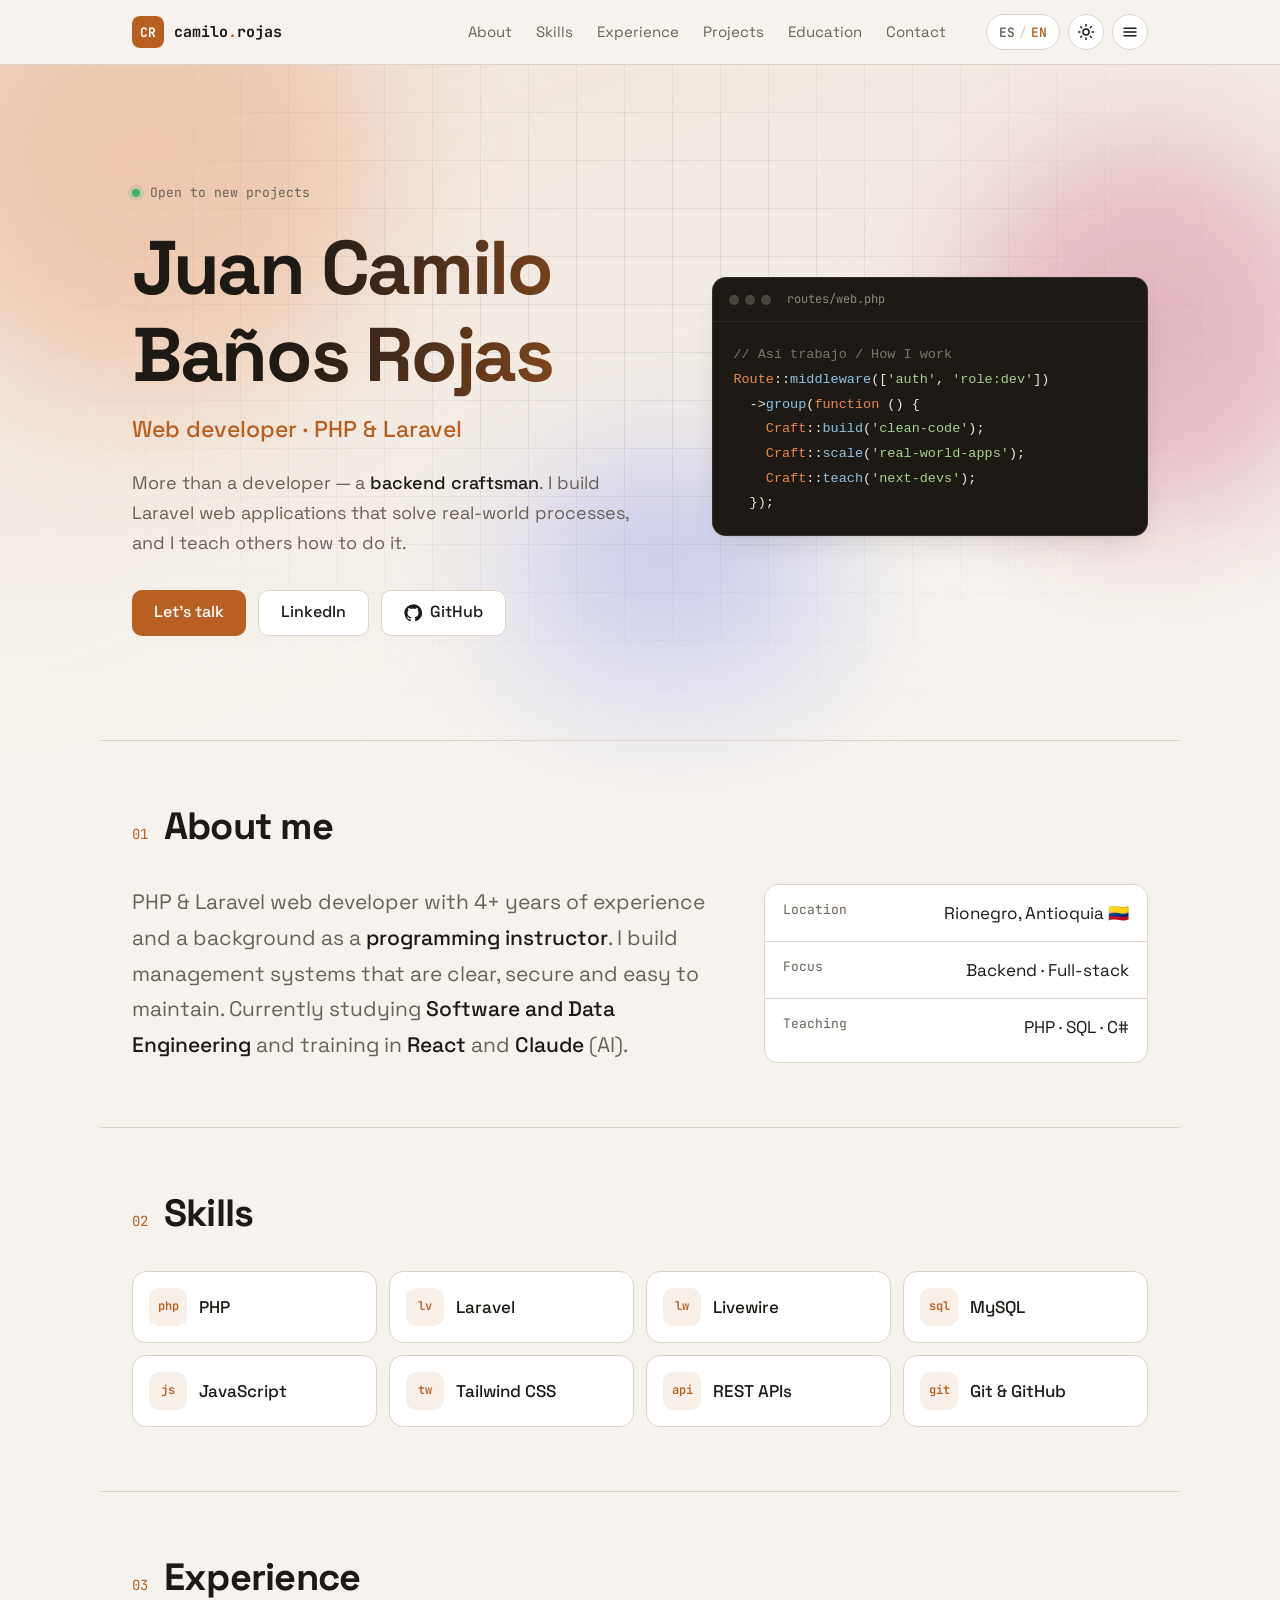
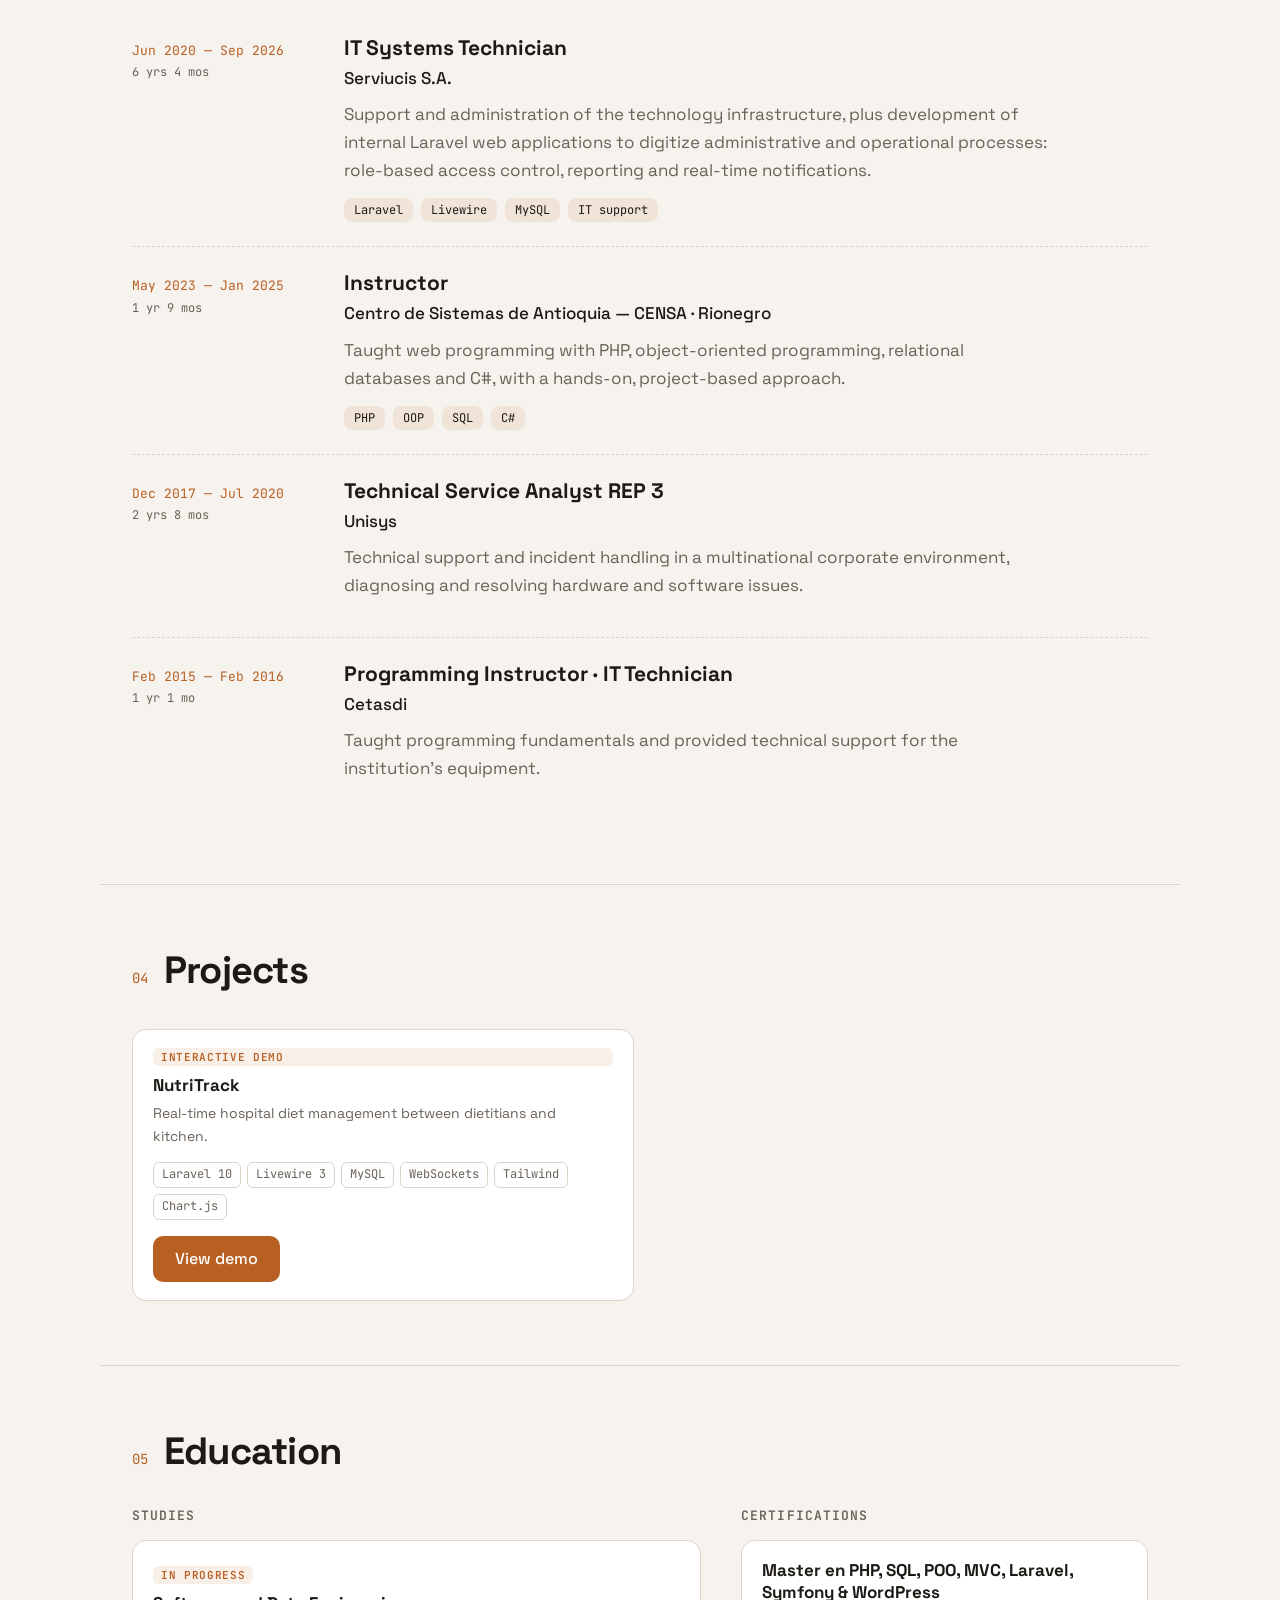
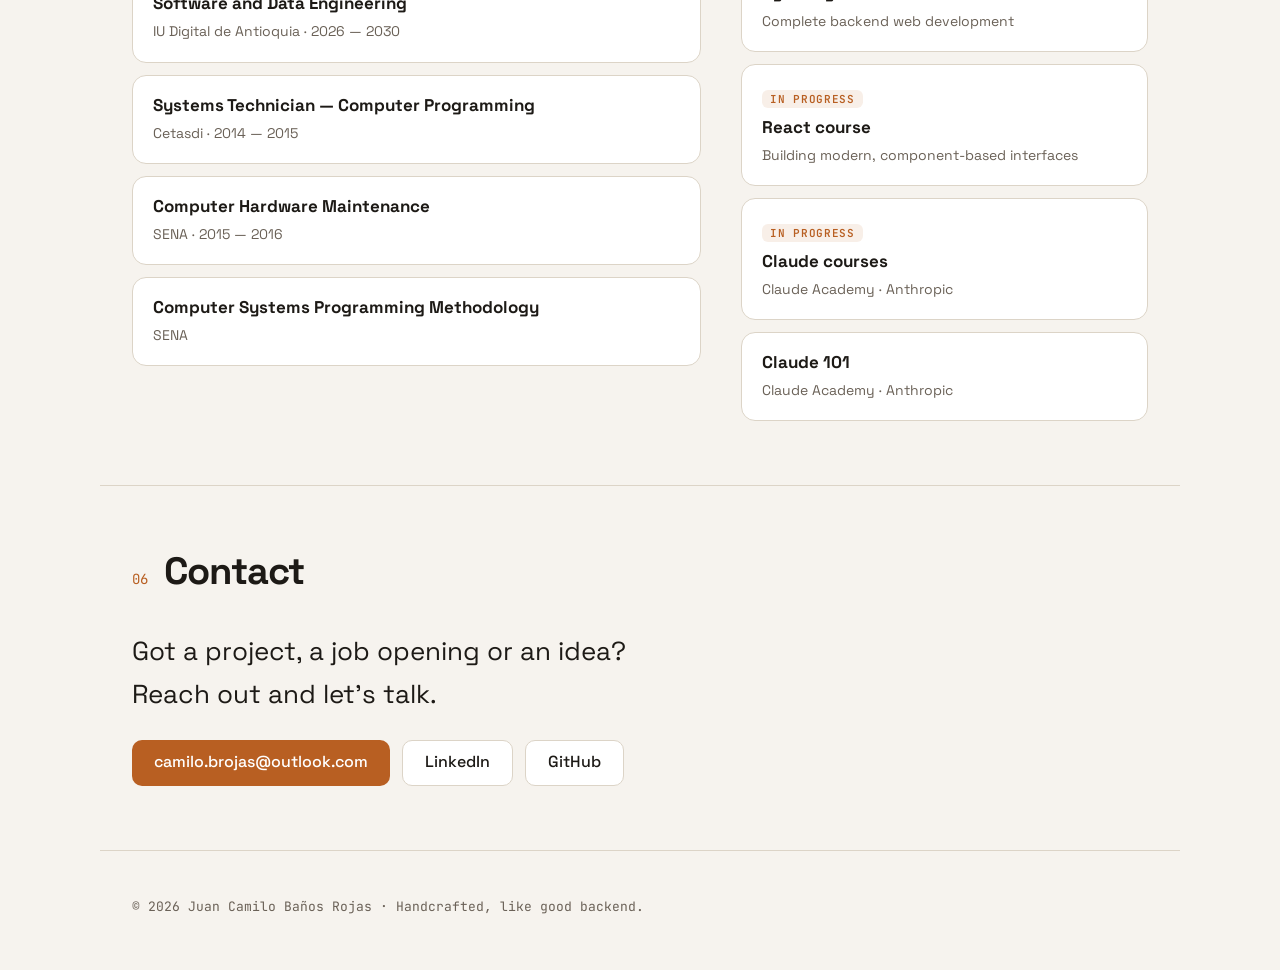
<file: index.html>
<!doctype html>
<html lang="es">
  <head>
    <meta charset="utf-8" />
    <meta name="viewport" content="width=device-width, initial-scale=1" />
    <title>Camilo Rojas · Desarrollador Full-stack</title>
    <meta
      name="description"
      content="Juan Camilo Baños Rojas — Desarrollador web PHP y Laravel en Rionegro, Antioquia. Más de 4 años de experiencia, docente de programación y formándose en React y Claude."
    />
    <meta property="og:title" content="Camilo Rojas · Full-stack Developer" />
    <meta
      property="og:description"
      content="Desarrollador web full-stack y docente de programación. Laravel · Livewire · Tailwind · MySQL."
    />
    <meta property="og:type" content="website" />
    <link
      rel="icon"
      href="data:image/svg+xml,<svg xmlns='http://www.w3.org/2000/svg' viewBox='0 0 32 32'><rect width='32' height='32' rx='7' fill='%23d97a3a'/><text x='16' y='22' font-family='monospace' font-size='16' font-weight='700' text-anchor='middle' fill='white'>CR</text></svg>"
    />
    <link rel="preconnect" href="https://fonts.googleapis.com" />
    <link rel="preconnect" href="https://fonts.gstatic.com" crossorigin />
    <link
      href="https://fonts.googleapis.com/css2?family=JetBrains+Mono:wght@400;600&family=Space+Grotesk:wght@400;500;700&display=swap"
      rel="stylesheet"
    />
    <link rel="stylesheet" href="style.css" />
    <script>
      // Apply saved/system theme before paint to avoid a flash
      try {
        const t = localStorage.getItem("theme");
        if (t) document.documentElement.dataset.theme = t;
      } catch (e) {}
    </script>
  </head>
  <body>
    <a class="skip" href="#main" data-i18n="skip">Saltar al contenido</a>

    <header class="nav">
      <div class="wrap nav__inner">
        <a href="#top" class="brand" aria-label="Camilo Rojas">
          <span class="brand__mark">CR</span>
          <span class="brand__name"
            >camilo<span class="accent">.</span>rojas</span
          >
        </a>
        <nav class="nav__links" id="navLinks" aria-label="Secciones">
          <span class="nav__indicator" aria-hidden="true"></span>
          <a href="#about" data-i18n="nav.about">Sobre mí</a>
          <a href="#skills" data-i18n="nav.skills">Habilidades</a>
          <a href="#experience" data-i18n="nav.experience">Experiencia</a>
          <a href="#projects" data-i18n="nav.projects">Proyectos</a>
          <a href="#education" data-i18n="nav.education">Formación</a>
          <a href="#contact" data-i18n="nav.contact">Contacto</a>
        </nav>
        <div class="nav__actions">
          <button
            class="chip"
            id="langToggle"
            type="button"
            aria-label="Cambiar idioma / Change language"
          >
            <span data-lang="es">ES</span><span class="sep">/</span
            ><span data-lang="en">EN</span>
          </button>
          <button
            class="icon-btn"
            id="themeToggle"
            type="button"
            aria-label="Cambiar tema"
          >
            <svg
              class="i-sun"
              viewBox="0 0 24 24"
              width="18"
              height="18"
              fill="none"
              stroke="currentColor"
              stroke-width="2"
              stroke-linecap="round"
            >
              <circle cx="12" cy="12" r="4" />
              <path
                d="M12 2v2M12 20v2M4.93 4.93l1.41 1.41M17.66 17.66l1.41 1.41M2 12h2M20 12h2M4.93 19.07l1.41-1.41M17.66 6.34l1.41-1.41"
              />
            </svg>
            <svg
              class="i-moon"
              viewBox="0 0 24 24"
              width="18"
              height="18"
              fill="none"
              stroke="currentColor"
              stroke-width="2"
              stroke-linecap="round"
              stroke-linejoin="round"
            >
              <path d="M21 12.79A9 9 0 1 1 11.21 3 7 7 0 0 0 21 12.79z" />
            </svg>
          </button>
          <button
            class="icon-btn nav__toggle"
            id="menuToggle"
            type="button"
            aria-label="Abrir menú"
            aria-controls="navLinks"
            aria-expanded="false"
          >
            <svg
              viewBox="0 0 24 24"
              width="18"
              height="18"
              fill="none"
              stroke="currentColor"
              stroke-width="2"
              stroke-linecap="round"
            >
              <path class="i-menu" d="M4 7h16M4 12h16M4 17h16" />
              <path class="i-close" d="M6 6l12 12M18 6L6 18" />
            </svg>
          </button>
        </div>
      </div>
    </header>

    <main id="main">
      <!-- HERO -->
      <div class="banner" aria-hidden="true"><span class="blob b1"></span><span class="blob b2"></span><span class="blob b3"></span><span class="grid-overlay"></span></div>
      <section class="hero wrap" id="top">
        <div class="hero__text hero-in">
          <p class="eyebrow mono">
            <span class="dot"></span
            ><span data-i18n="hero.status"
              >Disponible para nuevos proyectos</span
            >
          </p>
          <h1>Juan Camilo<br />Baños Rojas</h1>
          <p class="hero__role" data-i18n="hero.role">
            Web developer · PHP &amp; Laravel
          </p>
          <p class="hero__lead" data-i18n="hero.lead">
            Más que un desarrollador, un <em>artesano del backend</em>.
            Construyo aplicaciones web con Laravel que resuelven procesos
            reales, y enseño a otros a hacerlo.
          </p>
          <div class="hero__cta">
            <a class="btn btn--primary" href="#contact" data-i18n="hero.cta1"
              >Hablemos</a
            >
            <a
              class="btn btn--ghost"
              href="https://www.linkedin.com/in/jcamilorojas"
              target="_blank"
              rel="noopener"
              >LinkedIn</a
            >
            <a
              class="btn btn--ghost"
              href="https://github.com/JCBRojas"
              target="_blank"
              rel="noopener"
            >
              <svg
                viewBox="0 0 24 24"
                width="18"
                height="18"
                fill="currentColor"
                aria-hidden="true"
              >
                <path
                  d="M12 .5a11.5 11.5 0 0 0-3.64 22.41c.58.1.79-.25.79-.56v-2c-3.2.7-3.88-1.37-3.88-1.37-.53-1.33-1.28-1.69-1.28-1.69-1.05-.72.08-.7.08-.7 1.16.08 1.77 1.19 1.77 1.19 1.03 1.77 2.7 1.26 3.36.96.1-.75.4-1.26.73-1.55-2.55-.29-5.24-1.28-5.24-5.68 0-1.26.45-2.28 1.19-3.09-.12-.29-.52-1.46.11-3.05 0 0 .97-.31 3.17 1.18a11 11 0 0 1 5.77 0c2.2-1.49 3.17-1.18 3.17-1.18.63 1.59.23 2.76.11 3.05.74.81 1.19 1.83 1.19 3.09 0 4.41-2.69 5.38-5.26 5.67.41.36.78 1.06.78 2.14v3.17c0 .31.21.67.8.56A11.5 11.5 0 0 0 12 .5z"
                />
              </svg>
              GitHub
            </a>
          </div>
        </div>

        <figure class="code-card hero-in hero-in--late" aria-hidden="true">
          <div class="code-card__bar">
            <i></i><i></i><i></i><span class="mono">routes/web.php</span>
          </div>
          <pre
            class="mono"
          ><code><span class="c">// Así trabajo / How I work</span>
<span class="k">Route</span>::<span class="f">middleware</span>([<span class="s">'auth'</span>, <span class="s">'role:dev'</span>])
  -&gt;<span class="f">group</span>(<span class="k">function</span> () {
    <span class="k">Craft</span>::<span class="f">build</span>(<span class="s">'clean-code'</span>);
    <span class="k">Craft</span>::<span class="f">scale</span>(<span class="s">'real-world-apps'</span>);
    <span class="k">Craft</span>::<span class="f">teach</span>(<span class="s">'next-devs'</span>);
  });</code></pre>
        </figure>
      </section>

      <!-- ABOUT -->
      <section class="section wrap" id="about">
        <header class="section__head reveal">
          <span class="mono num">01</span>
          <h2 data-i18n="about.title">Sobre mí</h2>
        </header>
        <div class="about">
          <p class="about__text reveal" data-i18n="about.p1">
            Desarrollador web <strong>PHP y Laravel</strong> con más de 4 años
            de experiencia y trayectoria como <strong>docente de
            programación</strong>. Creo sistemas de gestión claros, seguros y
            fáciles de mantener. Actualmente estudio
            <strong>Ingeniería de Software y Datos</strong> y me formo en
            <strong>React</strong> y <strong>Claude</strong> (IA).
          </p>
          <ul class="facts reveal">
            <li>
              <span class="facts__k mono" data-i18n="about.f0k">Ubicación</span
              ><span>Rionegro, Antioquia 🇨🇴</span>
            </li>
            <li>
              <span class="facts__k mono" data-i18n="about.f1k">Enfoque</span
              ><span data-i18n="about.f1v">Backend · Full-stack</span>
            </li>
            <li>
              <span class="facts__k mono" data-i18n="about.f3k">Docencia</span
              ><span>PHP · SQL · C#</span>
            </li>
          </ul>
        </div>
      </section>

      <!-- SKILLS -->
      <section class="section wrap" id="skills">
        <header class="section__head reveal">
          <span class="mono num">02</span>
          <h2 data-i18n="skills.title">Habilidades</h2>
        </header>
        <ul class="skill-grid">
          <li class="skill reveal"><span class="skill__ico mono">php</span>PHP</li>
          <li class="skill reveal"><span class="skill__ico mono">lv</span>Laravel</li>
          <li class="skill reveal"><span class="skill__ico mono">lw</span>Livewire</li>
          <li class="skill reveal"><span class="skill__ico mono">sql</span>MySQL</li>
          <li class="skill reveal"><span class="skill__ico mono">js</span>JavaScript</li>
          <li class="skill reveal"><span class="skill__ico mono">tw</span>Tailwind CSS</li>
          <li class="skill reveal"><span class="skill__ico mono">api</span>REST APIs</li>
          <li class="skill reveal"><span class="skill__ico mono">git</span>Git &amp; GitHub</li>
        </ul>
      </section>

      <!-- EXPERIENCE -->
      <section class="section wrap" id="experience">
        <header class="section__head reveal">
          <span class="mono num">03</span>
          <h2 data-i18n="exp.title">Experiencia</h2>
        </header>
        <ol class="timeline">
          <li class="timeline__item reveal">
            <div class="timeline__meta mono">
              <span data-i18n="exp.d1">jun 2020 — sep 2026</span
              ><span class="timeline__dur" data-i18n="exp.l1"
                >6 años 4 meses</span
              >
            </div>
            <div class="timeline__body">
              <h3 data-i18n="exp.serviucis.role">
                Técnico de sistemas informáticos
              </h3>
              <p class="timeline__org">Serviucis S.A.</p>
              <p data-i18n="exp.serviucis.desc">
                Soporte y administración de la infraestructura tecnológica, y
                desarrollo de aplicaciones web internas con Laravel para
                digitalizar procesos administrativos y operativos: control de
                acceso por roles, reportes y notificaciones en tiempo real.
              </p>
              <ul class="tags tags--sm">
                <li>Laravel</li>
                <li>Livewire</li>
                <li>MySQL</li>
                <li data-i18n="exp.tag.support">Soporte TI</li>
              </ul>
            </div>
          </li>
          <li class="timeline__item reveal">
            <div class="timeline__meta mono">
              <span data-i18n="exp.d2">may 2023 — ene 2025</span
              ><span class="timeline__dur" data-i18n="exp.l2"
                >1 año 9 meses</span
              >
            </div>
            <div class="timeline__body">
              <h3 data-i18n="exp.censa.role">Profesor</h3>
              <p class="timeline__org">
                Centro de Sistemas de Antioquia — CENSA · Rionegro
              </p>
              <p data-i18n="exp.censa.desc">
                Formación en programación web con PHP, programación orientada a
                objetos, bases de datos relacionales y C#, con un enfoque
                práctico basado en proyectos.
              </p>
              <ul class="tags tags--sm">
                <li>PHP</li>
                <li data-i18n="exp.tag.oop">POO</li>
                <li>SQL</li>
                <li>C#</li>
              </ul>
            </div>
          </li>
          <li class="timeline__item reveal">
            <div class="timeline__meta mono">
              <span data-i18n="exp.d3">dic 2017 — jul 2020</span
              ><span class="timeline__dur" data-i18n="exp.l3"
                >2 años 8 meses</span
              >
            </div>
            <div class="timeline__body">
              <h3 data-i18n="exp.unisys.role">
                Analista de servicio técnico REP 3
              </h3>
              <p class="timeline__org">Unisys</p>
              <p data-i18n="exp.unisys.desc">
                Soporte técnico y atención de incidentes en un entorno
                corporativo multinacional, con diagnóstico y resolución de
                problemas de hardware y software.
              </p>
            </div>
          </li>
          <li class="timeline__item reveal">
            <div class="timeline__meta mono">
              <span data-i18n="exp.d4">feb 2015 — feb 2016</span
              ><span class="timeline__dur" data-i18n="exp.l4">1 año 1 mes</span>
            </div>
            <div class="timeline__body">
              <h3 data-i18n="exp.cetasdi.role">
                Docente en programación · Técnico informático
              </h3>
              <p class="timeline__org">Cetasdi</p>
              <p data-i18n="exp.cetasdi.desc">
                Enseñanza de fundamentos de programación y soporte técnico a los
                equipos de la institución.
              </p>
            </div>
          </li>
        </ol>
      </section>

      <!-- PROJECTS -->
      <section class="section wrap" id="projects">
        <header class="section__head reveal">
          <span class="mono num">04</span>
          <h2 data-i18n="proj.title">Proyectos</h2>
        </header>
        <ul class="cards projects">
          <li class="card project reveal">
            <span class="badge" data-i18n="proj.nt.badge">Demo interactivo</span>
            <h4>NutriTrack</h4>
            <p data-i18n="proj.nt.desc">
              Gestión de dietas hospitalarias en tiempo real entre nutrición y cocina.
            </p>
            <ul class="project__stack mono">
              <li>Laravel 10</li><li>Livewire 3</li><li>MySQL</li>
              <li>WebSockets</li><li>Tailwind</li><li>Chart.js</li>
            </ul>
            <div class="project__links">
              <a
                class="btn btn--primary"
                href="nutritrack/"
                target="_blank"
                rel="noopener"
                data-i18n="proj.nt.cta"
                >Ver demo</a
              >
            </div>
          </li>
        </ul>
      </section>

      <!-- EDUCATION -->
      <section class="section wrap" id="education">
        <header class="section__head reveal">
          <span class="mono num">05</span>
          <h2 data-i18n="edu.title">Formación</h2>
        </header>
        <div class="edu">
          <div>
            <h3 class="edu__sub mono" data-i18n="edu.studies">Educación</h3>
            <ul class="cards">
              <li class="card reveal">
                <span class="badge" data-i18n="edu.ongoing">En curso</span>
                <h4 data-i18n="edu.iud.title">
                  Ingeniería de Software y Datos
                </h4>
                <p>
                  IU Digital de Antioquia ·
                  <span data-i18n="edu.iud.date">2026 — 2030</span>
                </p>
              </li>
              <li class="card reveal">
                <h4 data-i18n="edu.cetasdi.title">
                  Técnico en Sistemas — Programación informática
                </h4>
                <p>Cetasdi · 2014 — 2015</p>
              </li>
              <li class="card reveal">
                <h4 data-i18n="edu.sena1.title">
                  Mantenimiento de equipos de cómputo
                </h4>
                <p>SENA · 2015 — 2016</p>
              </li>
              <li class="card reveal">
                <h4 data-i18n="edu.sena2.title">
                  Metodología de programación de sistemas informáticos
                </h4>
                <p>SENA</p>
              </li>
            </ul>
          </div>
          <div>
            <h3 class="edu__sub mono" data-i18n="edu.certs">Certificaciones</h3>
            <ul class="cards">
              <li class="card reveal">
                <h4>
                  Master en PHP, SQL, POO, MVC, Laravel, Symfony &amp; WordPress
                </h4>
                <p data-i18n="edu.cert.php">Desarrollo web backend completo</p>
              </li>
              <li class="card reveal">
                <span class="badge" data-i18n="edu.ongoing">En curso</span>
                <h4 data-i18n="edu.react.title">Curso de React</h4>
                <p data-i18n="edu.react.desc">Desarrollo de interfaces modernas con componentes</p>
              </li>
              <li class="card reveal">
                <span class="badge" data-i18n="edu.ongoing">En curso</span>
                <h4 data-i18n="edu.claude.title">Cursos de Claude</h4>
                <p>Claude Academy · Anthropic</p>
              </li>
              <li class="card reveal">
                <h4>Claude 101</h4>
                <p>Claude Academy · Anthropic</p>
              </li>
            </ul>
          </div>
        </div>
      </section>

      <!-- CONTACT -->
      <section class="section wrap" id="contact">
        <header class="section__head reveal">
          <span class="mono num">06</span>
          <h2 data-i18n="contact.title">Contacto</h2>
        </header>
        <div class="contact reveal">
          <p class="contact__lead" data-i18n="contact.lead">
            ¿Tienes un proyecto, una vacante o una idea? Escríbeme y
            conversemos.
          </p>
          <div class="contact__links">
            <a class="btn btn--primary" href="mailto:camilo.brojas@outlook.com"
              >camilo.brojas@outlook.com</a
            >
            <a
              class="btn btn--ghost"
              href="https://www.linkedin.com/in/jcamilorojas"
              target="_blank"
              rel="noopener"
              >LinkedIn</a
            >
            <a
              class="btn btn--ghost"
              href="https://github.com/JCBRojas"
              target="_blank"
              rel="noopener"
              >GitHub</a
            >
          </div>
        </div>
      </section>
    </main>

    <footer class="footer wrap">
      <p class="mono">
        © <span id="year"></span> Juan Camilo Baños Rojas ·
        <span data-i18n="footer">Hecho a mano, como el buen backend.</span>
      </p>
    </footer>

    <script src="script.js"></script>
  </body>
</html>
</file>
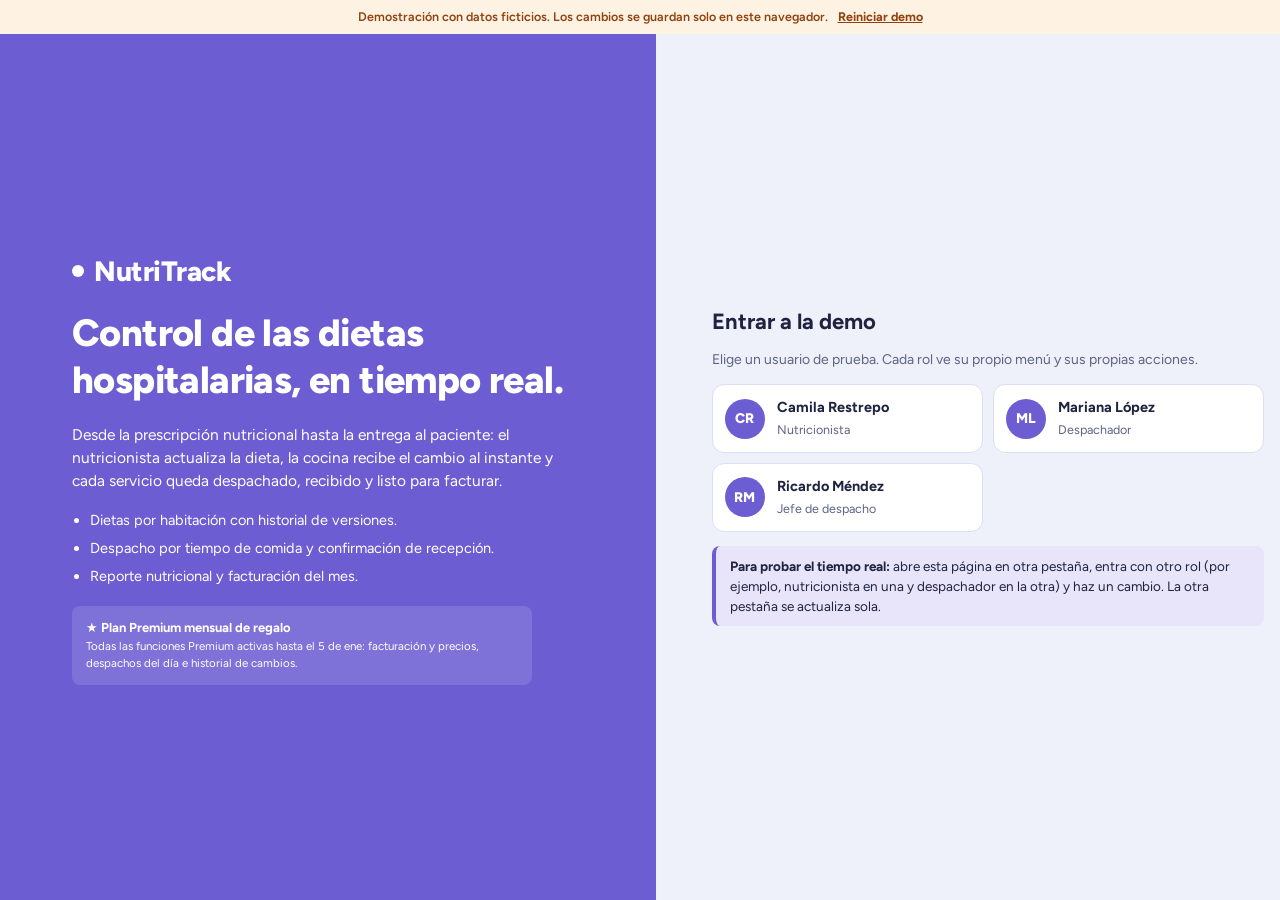
<file: nutritrack/index.html>
<!doctype html>
<html lang="es">
<meta charset="utf-8">
<meta name="viewport" content="width=device-width, initial-scale=1, viewport-fit=cover">
<title>NutriTrack Demo Premium</title>
<meta name="claude:viewport-fit-sides" content="cover">
<link rel="preconnect" href="https://fonts.googleapis.com">
<link rel="preconnect" href="https://fonts.gstatic.com" crossorigin>
<link rel="stylesheet" href="https://fonts.googleapis.com/css2?family=Figtree:wght@400;500;600;700;800&family=JetBrains+Mono:wght@500;700&display=swap">
<style>
  /* Diseño: menú lateral violeta fijo + área de trabajo con tarjetas y tablas; paleta NUT-CMP-001,
     botones con colores de Bootstrap 5.3 y etiquetas de dietas con sus colores originales. */
  :root {
    --bg: #EEF0FA; --surface: #FFFFFF; --surface2: #E6E8F5; --line: #DCDFF0;
    --ink: #1F2340; --muted: #5E6384;
    --brand: #6C5DD3; --brand-hover: #5A4BC2; --brand-text: #5B4CC4; --brand-soft: #E8E5FB; --brand-soft-ink: #4A3BB0;
    --ok: #166534; --ok-soft: #E3F4EA; --err: #B91C1C; --err-soft: #FDECEC; --warn: #92400E; --warn-soft: #FEF3E2;
    /* Etiquetas del catálogo de dietas (colores originales) */
    --t-time: #4A7FCB; --t-time-bg: #DDEAF8; --t-cons: #2D6A4F; --t-cons-bg: #D8F3DC; --t-spec: #7B5EA7; --t-spec-bg: #EDE9F5;
    --t-deliv: #0F766E; --t-deliv-ink: #FFFFFF;
    --c-time: #3592FE; --c-time-ink: #F0EDE8; --c-cons: #F59E0B; --c-spec: #4ADF9C; --c-ink: #1A1714;
    /* Botones Bootstrap 5.3 */
    --b-primary: #0D6EFD; --b-primary-h: #0B5ED7; --b-secondary: #6C757D; --b-success: #198754; --b-success-h: #157347;
    --b-danger: #DC3545; --b-danger-h: #BB2D3B; --b-warning: #FFC107; --b-warning-h: #FFCA2C; --b-info: #0DCAF0; --b-info-h: #31D2F2;
    --b-light: #F8F9FA; --b-focus: rgba(13, 110, 253, .3);
    --shadow: 0 1px 3px rgba(31, 35, 64, .07), 0 4px 16px rgba(31, 35, 64, .05);
    --overlay: rgba(31, 35, 64, .55);
    --font: "Figtree", system-ui, -apple-system, "Segoe UI", sans-serif;
    --mono: "JetBrains Mono", ui-monospace, Menlo, monospace;
    --side-w: 248px;
    --bar-h: 34px;
  }
  @media (prefers-color-scheme: dark) {
    :root:not([data-theme="light"]) {
      --bg: #1C1B33; --surface: #28264A; --surface2: #322F5C; --line: #3A3766; --ink: #ECEBFA; --muted: #A9A7C9;
      --brand-text: #A79DF0; --brand-soft: #353163; --brand-soft-ink: #C9C2FA;
      --ok: #4ADE80; --ok-soft: #1E3A2B; --err: #F87171; --err-soft: #3A1A1F; --warn: #FBBF24; --warn-soft: #3A2E14;
      --t-time: #9EC1F0; --t-time-bg: #1E2F4A; --t-cons: #8FD6B0; --t-cons-bg: #18352A; --t-spec: #C9B3EE; --t-spec-bg: #30264A;
      --overlay: rgba(0, 0, 0, .6); color-scheme: dark;
    }
  }
  :root[data-theme="dark"] {
    --bg: #1C1B33; --surface: #28264A; --surface2: #322F5C; --line: #3A3766; --ink: #ECEBFA; --muted: #A9A7C9;
    --brand-text: #A79DF0; --brand-soft: #353163; --brand-soft-ink: #C9C2FA;
    --ok: #4ADE80; --ok-soft: #1E3A2B; --err: #F87171; --err-soft: #3A1A1F; --warn: #FBBF24; --warn-soft: #3A2E14;
    --t-time: #9EC1F0; --t-time-bg: #1E2F4A; --t-cons: #8FD6B0; --t-cons-bg: #18352A; --t-spec: #C9B3EE; --t-spec-bg: #30264A;
    --overlay: rgba(0, 0, 0, .6); color-scheme: dark;
  }

  * { box-sizing: border-box; }
  body { margin: 0; background: var(--bg); color: var(--ink); font: 14px/1.5 var(--font); }
  button, input, select, textarea { font: inherit; color: inherit; }
  h1, h2, h3, h4 { margin: 0; line-height: 1.25; text-wrap: balance; }
  a { color: var(--brand-text); }
  .num { font-variant-numeric: tabular-nums; }
  .sr { position: absolute; width: 1px; height: 1px; overflow: hidden; clip: rect(0 0 0 0); white-space: nowrap; }
  :focus-visible { outline: 2px solid var(--b-primary); outline-offset: 2px; }

  /* ── Botones (Bootstrap 5.3) ── */
  .btn { display: inline-flex; align-items: center; justify-content: center; gap: 6px; padding: 7px 14px; border-radius: 8px; border: 1px solid transparent; font-weight: 600; font-size: 13.5px; cursor: pointer; white-space: nowrap; transition: background .15s, color .15s, border-color .15s; text-decoration: none; }
  .btn:disabled { opacity: .5; cursor: not-allowed; }
  .btn-sm { padding: 4px 10px; font-size: 12.5px; }
  .btn-primary { background: var(--b-primary); color: #fff; } .btn-primary:hover:not(:disabled) { background: var(--b-primary-h); }
  .btn-success { background: var(--b-success); color: #fff; } .btn-success:hover:not(:disabled) { background: var(--b-success-h); }
  .btn-danger { background: var(--b-danger); color: #fff; } .btn-danger:hover:not(:disabled) { background: var(--b-danger-h); }
  .btn-warning { background: var(--b-warning); color: #000; } .btn-warning:hover:not(:disabled) { background: var(--b-warning-h); }
  .btn-info { background: var(--b-info); color: #000; } .btn-info:hover:not(:disabled) { background: var(--b-info-h); }
  .btn-ghost { background: var(--surface); color: var(--b-secondary); border-color: var(--b-secondary); }
  .btn-ghost:hover:not(:disabled) { background: var(--b-secondary); color: #fff; }
  .btn-outline-primary { background: var(--surface); color: var(--b-primary); border-color: var(--b-primary); }
  .btn-outline-primary:hover:not(:disabled) { background: var(--b-primary); color: #fff; }
  .btn-outline-danger { background: var(--surface); color: var(--b-danger); border-color: var(--b-danger); }
  .btn-outline-danger:hover:not(:disabled) { background: var(--b-danger); color: #fff; }
  .btn-light-outline { background: transparent; color: var(--b-light); border-color: var(--b-light); }
  .btn-light-outline:hover { background: var(--b-light); color: #000; }

  /* ── Etiquetas ── */
  .tag { display: inline-flex; align-items: center; gap: 4px; padding: 2px 9px; border-radius: 20px; font-size: 12px; font-weight: 600; line-height: 1.5; white-space: nowrap; }
  .tags { display: flex; flex-wrap: wrap; gap: 4px; }
  .tag-time { background: var(--t-time-bg); color: var(--t-time); }
  .tag-cons { background: var(--t-cons-bg); color: var(--t-cons); }
  .tag-spec { background: var(--t-spec-bg); color: var(--t-spec); }
  .tag-recv { background: var(--t-deliv); color: var(--t-deliv-ink); }
  .tag-sent { background: var(--surface); color: var(--t-deliv); border: 1.5px dashed var(--t-deliv); padding: 1px 8px; }
  .tag-add { background: var(--ok-soft); color: var(--ok); }
  .tag-del { background: var(--err-soft); color: var(--err); text-decoration: line-through; }
  .chip-ok { background: var(--ok-soft); color: var(--ok); }
  .chip-warn { background: var(--warn-soft); color: var(--warn); }
  .chip-err { background: var(--err-soft); color: var(--err); }
  .chip-brand { background: var(--brand-soft); color: var(--brand-soft-ink); }
  .chip-muted { background: var(--surface2); color: var(--muted); }
  .room { display: inline-block; min-width: 40px; text-align: center; padding: 2px 8px; border-radius: 6px; background: var(--ink); color: var(--bg); font: 700 12.5px var(--mono); }

  /* ── Banner de demo ── */
  .demo-bar { position: sticky; top: 0; z-index: 45; min-height: var(--bar-h); box-sizing: border-box; display: flex; align-items: center; justify-content: center; gap: 10px; flex-wrap: wrap; padding: 6px max(16px, env(safe-area-inset-right, 0px)) 6px max(16px, env(safe-area-inset-left, 0px)); background: var(--warn-soft); color: var(--warn); font-size: 12.5px; font-weight: 600; text-align: center; }
  .demo-bar button { background: none; border: 0; color: inherit; text-decoration: underline; cursor: pointer; font-weight: 700; padding: 0; }

  /* ── Login ── */
  .login { min-height: calc(100vh - var(--bar-h)); display: grid; grid-template-columns: minmax(0, 1.05fr) minmax(0, 1fr); }
  .login-hero { background: var(--brand); color: #fff; padding: 56px max(24px, env(safe-area-inset-left, 0px)) 56px clamp(24px, 6vw, 72px); display: flex; flex-direction: column; justify-content: center; gap: 18px; }
  .login-hero .logo { display: flex; align-items: center; gap: 10px; font-size: 28px; font-weight: 800; letter-spacing: -.5px; }
  .login-hero .logo::before { content: ""; width: 12px; height: 12px; border-radius: 50%; background: #fff; }
  .login-hero h1 { font-size: clamp(26px, 3.2vw, 38px); font-weight: 800; letter-spacing: -.6px; max-width: 520px; }
  .login-hero p { max-width: 500px; font-size: 15.5px; margin: 0; }
  .login-hero ul { margin: 0; padding-left: 18px; display: grid; gap: 6px; font-size: 14.5px; }
  .login-pick { padding: 48px max(16px, env(safe-area-inset-right, 0px)) 48px clamp(16px, 5vw, 56px); display: flex; flex-direction: column; justify-content: center; gap: 14px; }
  .login-pick h2 { font-size: 22px; }
  .login-pick > p { color: var(--muted); margin: 0; }
  .who { display: grid; gap: 10px; grid-template-columns: repeat(auto-fill, minmax(220px, 1fr)); }
  .who button { text-align: left; display: flex; gap: 12px; align-items: center; padding: 12px; border: 1px solid var(--line); border-radius: 12px; background: var(--surface); cursor: pointer; }
  .who button:hover { border-color: var(--brand); box-shadow: var(--shadow); }
  .who .av { width: 40px; height: 40px; border-radius: 50%; background: var(--brand); color: #fff; display: grid; place-items: center; font-weight: 800; flex-shrink: 0; }
  .who b { display: block; font-size: 14.5px; }
  .who small { color: var(--muted); font-size: 12.5px; }
  .tip { border-left: 4px solid var(--brand); background: var(--brand-soft); color: var(--ink); padding: 10px 14px; border-radius: 8px; font-size: 13.5px; }

  /* ── App ── */
  .app { display: grid; grid-template-columns: var(--side-w) minmax(0, 1fr); min-height: calc(100vh - var(--bar-h)); }
  .side { background: var(--brand); color: #fff; display: flex; flex-direction: column; position: sticky; top: var(--bar-h); height: calc(100vh - var(--bar-h)); height: calc(100dvh - var(--bar-h)); }
  .side-logo { padding: 14px 18px 10px; border-bottom: 1px solid var(--brand-hover); }
  .side-logo b { display: flex; align-items: center; gap: 8px; font-size: 19px; font-weight: 800; }
  .side-logo b::before { content: ""; width: 8px; height: 8px; border-radius: 50%; background: #fff; }
  .side-logo small { display: block; font-size: 11.5px; margin-top: 3px; }
  .nav { flex: 1; overflow-y: auto; padding: 8px 10px; display: flex; flex-direction: column; gap: 1px; }
  .nav-sec { padding: 9px 10px 3px; font-size: 10.5px; font-weight: 700; text-transform: uppercase; letter-spacing: .8px; }
  .nav-sec:first-child { padding-top: 2px; }
  .nav a { display: flex; align-items: center; gap: 10px; padding: 7px 12px; border-radius: 8px; color: #fff; text-decoration: none; font-weight: 500; }
  .nav a:hover { background: var(--brand-hover); }
  .nav a[aria-current="page"] { background: #E8E5FB; color: #4A3BB0; font-weight: 700; }
  .nav svg { width: 16px; height: 16px; flex-shrink: 0; }
  .nav .count { margin-left: auto; background: var(--b-warning); color: #000; border-radius: 999px; font-size: 11px; font-weight: 800; padding: 0 7px; }
  .side-foot { padding: 8px 10px 10px; border-top: 1px solid var(--brand-hover); display: grid; gap: 6px; }
  .me { display: flex; align-items: center; gap: 10px; padding: 2px 8px; }
  .me .av { width: 30px; height: 30px; border-radius: 50%; background: #fff; color: var(--brand); display: grid; place-items: center; font-weight: 800; font-size: 13px; flex-shrink: 0; }
  .me b { display: block; font-size: 13.5px; } .me small { font-size: 11px; text-transform: uppercase; letter-spacing: .5px; }
  .side-foot .btn { width: 100%; padding-block: 5px; }
  .nav-off { display: flex; align-items: center; gap: 10px; padding: 7px 12px; border-radius: 8px; color: #fff; opacity: .6; cursor: not-allowed; font-weight: 500; }
  .nav-off .count { background: transparent; border: 1px solid currentColor; color: #fff; }
  .plan { display: grid; gap: 1px; padding: 6px 10px; border-radius: 8px; background: rgba(255,255,255,.12); color: #fff; }
  .plan b { font-size: 13px; } .plan small { font-size: 11.5px; }
  .plan-hero { padding: 12px 14px; max-width: 460px; }

  .topbar { display: none; }
  .work { min-width: 0; padding-block: 24px 48px; padding-left: max(16px, env(safe-area-inset-left, 0px)); padding-right: max(16px, env(safe-area-inset-right, 0px)); }
  .work-in { max-width: 1240px; margin: 0 auto; display: grid; gap: 16px; }
  .head { display: flex; align-items: flex-end; justify-content: space-between; gap: 12px; flex-wrap: wrap; }
  .head h1 { font-size: 24px; font-weight: 800; letter-spacing: -.4px; }
  .head p { margin: 2px 0 0; color: var(--muted); }
  .head .actions { display: flex; gap: 8px; flex-wrap: wrap; align-items: center; }
  .head .actions .input { width: auto; }

  .card { background: var(--surface); border: 1px solid var(--line); border-radius: 14px; box-shadow: var(--shadow); min-width: 0; }
  .card-pad { padding: 16px 18px; }
  .card h2 { font-size: 16px; font-weight: 700; }
  .card .sub { color: var(--muted); font-size: 13px; margin: 2px 0 0; }
  .kpis { display: grid; gap: 12px; grid-template-columns: repeat(4, minmax(0, 1fr)); }
  .kpi { padding: 14px 16px; }
  .kpi span { display: block; font-size: 11px; font-weight: 700; text-transform: uppercase; letter-spacing: .7px; color: var(--muted); }
  .kpi b { display: block; font-size: 30px; font-weight: 800; letter-spacing: -.5px; margin: 2px 0; font-variant-numeric: tabular-nums; }
  .kpi small { color: var(--muted); font-size: 12.5px; }
  .k-brand b { color: var(--brand-text); } .k-err b { color: var(--err); } .k-warn b { color: var(--warn); } .k-ok b { color: var(--ok); }

  .toolbar { display: flex; flex-wrap: wrap; gap: 8px; align-items: center; justify-content: space-between; padding: 12px 16px; border-bottom: 1px solid var(--line); }
  .tabs { display: flex; gap: 6px; flex-wrap: wrap; }
  .tab { padding: 7px 14px; border-radius: 9px; border: 1px solid var(--line); background: var(--surface); cursor: pointer; font-weight: 600; color: var(--muted); }
  .tab[aria-selected="true"] { background: var(--brand-soft); color: var(--brand-soft-ink); border-color: var(--brand-soft); }
  .tab .n { display: inline-block; margin-left: 6px; padding: 0 7px; border-radius: 999px; background: var(--b-warning); color: #000; font-size: 11px; font-weight: 800; }
  .field { display: grid; gap: 4px; }
  .field label, .lbl { font-size: 12px; font-weight: 700; color: var(--muted); text-transform: uppercase; letter-spacing: .5px; }
  .input, select.input, textarea.input { width: 100%; padding: 8px 11px; border: 1.5px solid var(--line); border-radius: 8px; background: var(--surface); }
  .input:focus { outline: none; border-color: var(--brand); box-shadow: 0 0 0 3px var(--brand-soft); }
  .search { min-width: 220px; max-width: 320px; }
  .legend { display: flex; gap: 8px; flex-wrap: wrap; align-items: center; font-size: 12px; color: var(--muted); }

  .twrap { overflow-x: auto; }
  table { width: 100%; border-collapse: collapse; font-size: 13.5px; }
  th { text-align: left; font-size: 11px; font-weight: 700; text-transform: uppercase; letter-spacing: .6px; color: var(--muted); background: var(--surface2); padding: 10px 12px; white-space: nowrap; }
  td { padding: 10px 12px; border-top: 1px solid var(--line); vertical-align: top; }
  tr.pending td { background: var(--warn-soft); }
  tr.pending td:first-child { box-shadow: inset 4px 0 0 var(--warn); }
  td.actions { white-space: nowrap; }
  .acts { display: grid; grid-template-columns: repeat(2, auto); gap: 4px; justify-content: start; }
  .empty { text-align: center; color: var(--muted); padding: 32px 12px; }
  .muted { color: var(--muted); }
  .small { font-size: 12.5px; }
  .diffbox { border: 2px dashed var(--warn); border-radius: 8px; padding: 4px; }

  .panel { border: 1px solid var(--line); border-left: 5px solid var(--brand); background: var(--brand-soft); border-radius: 12px; padding: 12px 14px; display: grid; gap: 10px; }
  .panel h3 { font-size: 14.5px; color: var(--brand-soft-ink); display: flex; align-items: center; gap: 8px; }
  .panel-list { display: grid; gap: 6px; grid-template-columns: repeat(auto-fill, minmax(min(100%, 380px), 1fr)); }
  .panel-item { display: flex; align-items: center; gap: 8px; background: var(--surface); border-radius: 8px; padding: 6px 8px; min-width: 0; }
  .panel-item .grow { flex: 1 1 90px; min-width: 70px; overflow: hidden; text-overflow: ellipsis; white-space: nowrap; font-weight: 600; }
  .panel-item .small, .panel-item .tag { white-space: nowrap; flex-shrink: 0; }

  .dispatchbar { display: flex; flex-wrap: wrap; gap: 12px; align-items: flex-end; padding: 12px 16px; border-bottom: 1px solid var(--line); background: var(--surface2); }
  .check { display: inline-flex; align-items: center; gap: 6px; cursor: pointer; font-weight: 600; }
  .check input { width: 17px; height: 17px; accent-color: var(--b-primary); }

  /* Formularios: selección de etiquetas */
  .picker { display: flex; flex-wrap: wrap; gap: 6px; padding: 8px; border: 1.5px solid var(--line); border-radius: 10px; }
  .picker:focus-within { border-color: var(--t-cons); box-shadow: 0 0 0 3px var(--t-cons-bg); }
  .pick { border: 1px solid var(--line); background: var(--surface2); color: var(--muted); border-radius: 20px; padding: 3px 11px; font-size: 12.5px; font-weight: 600; cursor: pointer; }
  .pick[aria-pressed="true"].p-time { background: var(--c-time); color: var(--c-time-ink); border-color: var(--c-time); }
  .pick[aria-pressed="true"].p-cons { background: var(--c-cons); color: var(--c-ink); border-color: var(--c-cons); }
  .pick[aria-pressed="true"].p-spec { background: var(--c-spec); color: var(--c-ink); border-color: var(--c-spec); }
  .pick[aria-pressed="true"]::after { content: " ×"; }
  .form-grid { display: grid; gap: 12px; grid-template-columns: repeat(2, minmax(0, 1fr)); }
  .form-grid .full { grid-column: 1 / -1; }

  /* Modal */
  .overlay { position: fixed; inset: 0; background: var(--overlay); display: grid; place-items: center; padding: 16px; z-index: 50; }
  .modal { background: var(--surface); border-radius: 16px; width: min(640px, 100%); max-height: 92vh; overflow-y: auto; box-shadow: 0 18px 50px rgba(0,0,0,.25); }
  .modal-h { display: flex; justify-content: space-between; align-items: center; gap: 12px; padding: 18px 22px; border-bottom: 1px solid var(--line); position: sticky; top: 0; background: var(--surface); z-index: 1; }
  .modal-h h2 { font-size: 17px; }
  .x { width: 32px; height: 32px; border-radius: 8px; border: 0; background: var(--surface2); cursor: pointer; font-size: 18px; }
  .modal-b { padding: 18px 22px; display: grid; gap: 14px; }
  .modal-f { padding: 14px 22px; border-top: 1px solid var(--line); display: flex; justify-content: flex-end; gap: 8px; flex-wrap: wrap; position: sticky; bottom: 0; background: var(--surface); }
  .box { border-radius: 10px; padding: 10px 12px; font-size: 13.5px; }
  .box ul { margin: 6px 0 0; padding-left: 18px; }
  .box-warn { background: var(--warn-soft); color: var(--ink); border-left: 4px solid var(--warn); }
  .box-ok { background: var(--ok-soft); color: var(--ink); border-left: 4px solid var(--ok); }
  .box-info { background: var(--brand-soft); color: var(--ink); border-left: 4px solid var(--brand); }
  .err-msg { color: var(--err); font-size: 12.5px; font-weight: 600; }

  /* Historial */
  .timeline { display: grid; gap: 12px; }
  .ver { border: 1px solid var(--line); border-radius: 12px; padding: 12px 14px; display: grid; gap: 8px; }
  .ver-h { display: flex; flex-wrap: wrap; gap: 8px; align-items: center; }
  .ver-h b { font-size: 15px; }
  .ver dl { display: grid; grid-template-columns: 140px minmax(0, 1fr); gap: 6px 12px; margin: 0; font-size: 13.5px; }
  .ver dt { color: var(--muted); font-weight: 600; }
  .ver dd { margin: 0; }

  /* Reporte */
  .chart-wrap { overflow-x: auto; }
  .chart { width: 100%; min-width: 560px; height: auto; display: block; }
  .chart text { fill: var(--muted); font: 11px var(--font); }
  .chart .grid { stroke: var(--line); }
  .chart rect.seg:hover { opacity: .8; }
  .bars { display: grid; gap: 8px; }
  .bar-row { display: grid; grid-template-columns: 110px minmax(0, 1fr) 90px; gap: 10px; align-items: center; font-size: 13px; }
  .bar-track { height: 10px; background: var(--surface2); border-radius: 6px; overflow: hidden; }
  .bar-fill { height: 100%; border-radius: 6px; }
  .grid2 { display: grid; gap: 16px; grid-template-columns: minmax(0, 1.6fr) minmax(0, 1fr); }
  .dot { display: inline-block; width: 10px; height: 10px; border-radius: 50%; }

  /* Empresa activa */
  .cobar { display: flex; align-items: center; gap: 8px 10px; flex-wrap: wrap; padding: 8px 12px; background: var(--surface); border: 1px solid var(--line); border-radius: 12px; font-size: 13px; }
  .cobar b { color: var(--brand-text); }
  .cobar select.input { width: auto; min-width: 0; max-width: 100%; flex: 0 1 260px; padding: 5px 10px; }
  .opts { display: flex; flex-wrap: wrap; gap: 6px 16px; }
  .opts label { text-transform: none; letter-spacing: 0; font-size: 13.5px; font-weight: 600; color: var(--ink); }
  .nit { font: 600 12.5px var(--mono); white-space: nowrap; }

  .price { width: 100px; padding: 5px 8px; text-align: right; border: 1px solid var(--line); border-radius: 6px; background: var(--surface); font-variant-numeric: tabular-nums; }

  .toasts { position: fixed; right: max(16px, env(safe-area-inset-right, 0px)); bottom: max(16px, env(safe-area-inset-bottom, 0px)); display: grid; gap: 8px; z-index: 80; max-width: min(380px, calc(100vw - 32px)); }
  .toast { background: var(--ink); color: var(--bg); padding: 11px 16px; border-radius: 10px; box-shadow: var(--shadow); font-weight: 600; font-size: 13.5px; animation: in .2s ease; }
  @keyframes in { from { transform: translateY(8px); opacity: .4; } }
  @media (prefers-reduced-motion: reduce) { .toast { animation: none; } }

  @media (max-width: 1080px) { .kpis { grid-template-columns: repeat(2, minmax(0, 1fr)); } .grid2 { grid-template-columns: minmax(0, 1fr); } }
  @media (max-width: 900px) {
    .login { grid-template-columns: minmax(0, 1fr); }
    .login-hero { padding: 32px max(16px, env(safe-area-inset-right, 0px)) 28px max(16px, env(safe-area-inset-left, 0px)); }
    .login-pick { padding: 24px max(16px, env(safe-area-inset-right, 0px)) 40px max(16px, env(safe-area-inset-left, 0px)); }
    .app { grid-template-columns: minmax(0, 1fr); }
    .demo-bar { position: static; }
    .side { position: fixed; inset: 0 auto 0 0; height: auto; width: min(280px, 86vw); z-index: 60; transform: translateX(-100%); visibility: hidden; transition: transform .2s, visibility 0s .2s; padding-top: env(safe-area-inset-top, 0px); }
    .side.open { transform: none; visibility: visible; transition: transform .2s; box-shadow: 0 0 40px rgba(0,0,0,.35); }
    .scrim { position: fixed; inset: 0; background: var(--overlay); z-index: 55; }
    .topbar { display: flex; align-items: center; gap: 10px; padding: 8px max(16px, env(safe-area-inset-right, 0px)) 8px max(16px, env(safe-area-inset-left, 0px)); background: var(--surface); border-bottom: 1px solid var(--line); position: sticky; top: env(safe-area-inset-top, 0px); z-index: 40; }
    .topbar b { color: var(--brand-text); font-weight: 800; font-size: 16px; }
    .topbar .menu { width: 40px; height: 40px; border: 0; border-radius: 8px; background: var(--surface2); cursor: pointer; font-size: 20px; }
    .form-grid { grid-template-columns: minmax(0, 1fr); }
    .search { min-width: 0; max-width: none; flex: 1 1 200px; }
    .ver dl { grid-template-columns: minmax(0, 1fr); }
    .bar-row { grid-template-columns: 90px minmax(0, 1fr) 70px; }
  }
  @media (max-width: 720px) {
    .work { padding-block: 16px 40px; }
    .head h1 { font-size: 21px; }
    .head .actions, .head .actions .btn { flex: 1 1 auto; }
    .card-pad { padding: 14px; }
    .toolbar, .dispatchbar { padding: 12px; }
    .dispatchbar > .field, .dispatchbar > .btn { flex: 1 1 100%; }
    .tabs { flex-wrap: nowrap; overflow-x: auto; max-width: 100%; scrollbar-width: none; }
    .tab { flex-shrink: 0; }
    .who { grid-template-columns: minmax(0, 1fr); }
    .bar-row { grid-template-columns: 80px minmax(0, 1fr) 60px; gap: 8px; font-size: 12.5px; }
    .ver dl { grid-template-columns: minmax(0, 1fr); }
    /* Tablas de listas como tarjetas */
    .t-cards, .t-cards tbody, .t-cards tr, .t-cards td { display: block; }
    .t-cards th { display: none; }
    .t-cards th:has(input) { display: flex; align-items: center; gap: 8px; background: none; padding: 0; text-transform: none; letter-spacing: 0; font-size: 13px; color: var(--ink); }
    .t-cards th:has(input)::after { content: "Seleccionar todas"; }
    .t-cards tr { margin: 10px 12px; border: 1px solid var(--line); border-radius: 12px; padding: 6px 0; background: var(--surface); }
    .t-cards thead tr { display: flex; margin: 0; padding: 10px 12px 0; border: 0; background: none; }
    .t-cards td { position: relative; border: 0; padding: 6px 14px 6px 140px; min-height: 32px; }
    .t-cards td::before { content: attr(data-label); position: absolute; left: 14px; top: 9px; width: 116px; font-size: 11px; font-weight: 700; text-transform: uppercase; letter-spacing: .5px; color: var(--muted); }
    .t-cards td:not([data-label]) { padding-left: 14px; }
    .t-cards td:not([data-label])::before { content: none; }
    .t-cards td.actions { white-space: normal; }
    .t-cards .acts { grid-template-columns: repeat(2, minmax(0, 1fr)); }
    .panel-item { flex-wrap: wrap; }
    .panel-item .grow { flex-basis: 50%; }
    .t-cards td.actions > .btn { margin: 0 4px 4px 0; }
    .t-cards tr.pending { background: var(--warn-soft); box-shadow: inset 4px 0 0 var(--warn); border-color: var(--warn); }
    .t-cards tr.pending td { background: none; box-shadow: none; }
    .t-cards td.empty { text-align: center; }
    .t-cards tr:has(td.empty) { border: 0; background: none; }
    /* Modales como hoja inferior */
    .overlay { padding: 0; place-items: end stretch; }
    .modal { width: 100%; max-height: 94vh; border-radius: 16px 16px 0 0; }
    .modal-h, .modal-b { padding-left: 16px; padding-right: 16px; }
    .modal-f { padding: 12px 16px max(12px, env(safe-area-inset-bottom, 0px)); }
    .modal-f .btn { flex: 1 1 auto; }
  }
  @media (max-width: 520px) { .kpis { grid-template-columns: repeat(2, minmax(0, 1fr)); } .kpi b { font-size: 24px; } }
  @media (prefers-reduced-motion: reduce) { .side { transition: none; } }
</style>

<div id="root"></div>
<div id="modal"></div>
<div class="toasts" id="toasts" role="status" aria-live="polite"></div>

<script>
(function () {
  'use strict';

  // ════════════════ Catálogos (los mismos de config/ en la aplicación) ════════════════
  var MEALS = ['desayuno', 'mediamanana', 'almuerzo', 'algo', 'merienda', 'cena', 'fraccionada'];
  var MEAL_LABEL = { desayuno: 'Desayuno', mediamanana: 'Media mañana', almuerzo: 'Almuerzo', algo: 'Algo', merienda: 'Merienda', cena: 'Cena', fraccionada: 'Fraccionada' };
  var SCHEDULE = { desayuno: '06:30', mediamanana: '09:30', almuerzo: '12:00', algo: '15:00', merienda: '16:30', cena: '18:00' };
  var MEAL_COLOR = { desayuno: '#2a78d6', mediamanana: '#eb6834', almuerzo: '#1baf7a', algo: '#eda100', merienda: '#0d8fa6', cena: '#008300', fraccionada: '#6250d6' };
  var CONS = { normal: 'Normal', blanda_mecanica: 'Blanda mecánica', liquida_clara: 'Líquida clara', liquida_completa: 'Líquida completa', supraglotica: 'Supraglótica' };
  var SPEC = { hiposodica: 'Hiposódica', sin_gluten: 'Sin gluten', hipoglucida: 'Hipoglucida', hipograsa: 'Hipograsa', hipercalorica: 'Hipercalórica', sin_irritantes: 'Sin irritantes', sin_lacteos: 'Sin lácteos', sin_fibra: 'Sin fibra', astringente: 'Astringente' };
  var ALL6 = ['desayuno', 'mediamanana', 'almuerzo', 'algo', 'cena', 'merienda'], MAIN3 = ['desayuno', 'almuerzo', 'cena'];
  var BILLING = {
    normal: ['Normal', MAIN3], blanda_mecanica: ['Blanda mecánica', MAIN3], blanda_quimica: ['Blanda química', ALL6],
    hipoglucida: ['Hipoglúcida', ALL6], hiposodica: ['Hiposódica', MAIN3], hipograsa: ['Hipograsa', MAIN3],
    controlada_carbohidratos: ['Controlada en carbohidratos', ALL6], hipoproteica_control_lr: ['Hipoproteica - control LR', MAIN3],
    hiperproteica: ['Hiperproteica', ALL6], liquida_clara: ['Líquida clara', ALL6], liquida_completa: ['Líquida completa', ALL6],
    supraglotica: ['Supraglótica', ALL6], neutropenica: ['Neutropénica', MAIN3], pediatrica_1: ['Pediátrica 1', ALL6],
    pediatrica_2: ['Pediátrica 2', ALL6], pediatrica_3: ['Pediátrica 3', ALL6], entrecomidas: ['Entrecomidas', ['mediamanana', 'algo', 'merienda']]
  };
  var SERVICE_LABEL = { desayuno: 'DESAYUNO', mediamanana: 'M.MAÑANA', almuerzo: 'ALMUERZO', algo: 'ALGO', cena: 'COMIDA', merienda: 'MERIENDA' };
  var SNACKS = ['mediamanana', 'algo', 'merienda'];
  var ROLE = { nutricionista: 'Nutricionista', enfermeria: 'Enfermería', despachador: 'Despachador', jefe_nutricion: 'Jefe de nutrición', jefe_despacho: 'Jefe de despacho', admin: 'Administrador' };
  var CHANGE = { creada: 'Creación', editada: 'Edición', cancelada: 'Cancelación', finalizada: 'Alta', continuada: 'Continuada', completada: 'Día completado' };

  // Qué ve y qué puede hacer cada rol (equivale a los permisos de la aplicación)
  var ACCESS = {
    nutricionista: { views: ['activas', 'despachos', 'historial', 'reporte'], edit: true, cont: true, receive: true },
    enfermeria: { views: ['activas'], edit: false, cont: true, receive: false },
    despachador: { views: ['despacho', 'despachos', 'historial', 'reporte'], dispatch: true },
    // Trabaja como nutricionista; además factura y crea nutricionistas
    jefe_nutricion: { views: ['activas', 'despachos', 'historial', 'reporte', 'facturacion', 'usuarios'], edit: true, cont: true, receive: true, usersOnly: ['nutricionista'] },
    // Administra sus empresas, sus precios y facturación, y los despachadores de ellas (ve los nutricionistas de solo lectura); su inicio es Empresas
    // En esta demo los módulos Empresas y Usuarios están inactivos: aparecen en el menú sin acceso
    jefe_despacho: { views: ['despachos', 'historial', 'reporte', 'facturacion'], off: ['empresas', 'usuarios'], usersOnly: ['despachador'], seesRoles: ['despachador', 'nutricionista'] },
    admin: { views: ['activas', 'despachos', 'historial', 'reporte', 'facturacion', 'empresas', 'usuarios', 'auditoria'], edit: true, cont: true, receive: true }
  };
  var VIEWS = {
    activas: ['Dietas activas', 'Principal', '<rect x="3" y="3" width="7" height="7" rx="1"/><rect x="14" y="3" width="7" height="7" rx="1"/><rect x="3" y="14" width="7" height="7" rx="1"/><rect x="14" y="14" width="7" height="7" rx="1"/>'],
    despacho: ['Despacho', 'Principal', '<path d="M9 5H7a2 2 0 00-2 2v12a2 2 0 002 2h10a2 2 0 002-2V7a2 2 0 00-2-2h-2"/><rect x="9" y="3" width="6" height="4" rx="1"/><path d="M9 12l2 2 4-4"/>'],
    despachos: ['Despachos del día', 'Seguimiento', '<path d="M1 3h15v13H1zM16 8h4l3 3v5h-7z"/><circle cx="5.5" cy="18.5" r="2.5"/><circle cx="18.5" cy="18.5" r="2.5"/>'],
    historial: ['Historial de cambios', 'Seguimiento', '<circle cx="12" cy="12" r="10"/><polyline points="12 6 12 12 16 14"/>'],
    reporte: ['Reporte nutricional', 'Seguimiento', '<polyline points="22 12 18 12 15 21 9 3 6 12 2 12"/>'],
    facturacion: ['Facturación y precios', 'Seguimiento', '<line x1="12" y1="1" x2="12" y2="23"/><path d="M17 5H9.5a3.5 3.5 0 000 7h5a3.5 3.5 0 010 7H6"/>'],
    empresas: ['Empresas', 'Administración', '<rect x="4" y="2" width="16" height="20" rx="1"/><path d="M9 22v-4h6v4"/><path d="M8 6h.01M12 6h.01M16 6h.01M8 10h.01M12 10h.01M16 10h.01M8 14h.01M12 14h.01M16 14h.01"/>'],
    usuarios: ['Usuarios', 'Administración', '<path d="M17 21v-2a4 4 0 00-4-4H5a4 4 0 00-4 4v2"/><circle cx="9" cy="7" r="4"/><path d="M23 21v-2a4 4 0 00-3-3.87"/>'],
    auditoria: ['Auditoría', 'Administración', '<path d="M12 22s8-4 8-10V5l-8-3-8 3v7c0 6 8 10 8 10z"/><polyline points="9 12 11 14 15 10"/>']
  };

  // ════════════════ Utilidades ════════════════
  var KEY = 'nutritrack-demo-premium-v3', USER_KEY = 'nutritrack-demo-premium-user', CO_KEY = 'nutritrack-demo-premium-company';
  function pad(n) { return String(n).padStart(2, '0'); }
  function dkey(d) { return d.getFullYear() + '-' + pad(d.getMonth() + 1) + '-' + pad(d.getDate()); }
  function today() { return dkey(new Date()); }
  function addDays(key, n) { var p = key.split('-'); var d = new Date(+p[0], +p[1] - 1, +p[2]); d.setDate(d.getDate() + n); return dkey(d); }
  function minsOf(hhmm) { var p = hhmm.split(':'); return +p[0] * 60 + +p[1]; }
  function nowMins() { var d = new Date(); return d.getHours() * 60 + d.getMinutes(); }
  function iso(dateKey, mins) { return dateKey + 'T' + pad(Math.floor(mins / 60)) + ':' + pad(mins % 60); }
  function isoNow() { var d = new Date(); return dkey(d) + 'T' + pad(d.getHours()) + ':' + pad(d.getMinutes()); }
  function dateOf(isoStr) { return isoStr.slice(0, 10); }
  function minsOfIso(isoStr) { return minsOf(isoStr.slice(11, 16)); }
  function fmtTime(isoStr) { var m = minsOfIso(isoStr), h = Math.floor(m / 60), ap = h >= 12 ? 'p. m.' : 'a. m.'; return ((h + 11) % 12 + 1) + ':' + pad(m % 60) + ' ' + ap; }
  function fmtDate(key) { var p = key.split('-'); var d = new Date(+p[0], +p[1] - 1, +p[2]); return d.toLocaleDateString('es-CO', { day: 'numeric', month: 'short' }); }
  function fmtDateTime(isoStr) { return fmtDate(dateOf(isoStr)) + ', ' + fmtTime(isoStr); }
  function money(v) { return '$ ' + Math.round(v).toLocaleString('es-CO'); }
  function esc(s) { return String(s == null ? '' : s).replace(/[&<>"']/g, function (c) { return { '&': '&amp;', '<': '&lt;', '>': '&gt;', '"': '&quot;', "'": '&#39;' }[c]; }); }
  function initials(name) { return name.split(/\s+/).filter(Boolean).slice(0, 2).map(function (p) { return p[0].toUpperCase(); }).join(''); }
  function roomSort(a, b) { return a.room.length - b.room.length || a.room.localeCompare(b.room); }
  function nitDv(base) {
    var w = [3, 7, 13, 17, 19, 23, 29, 37, 41, 43, 47, 53, 59, 67, 71], sum = 0;
    base.split('').reverse().forEach(function (c, i) { sum += +c * w[i]; });
    var r = sum % 11; return r > 1 ? 11 - r : r;
  }
  function nit(base) { return base + '-' + nitDv(base); }
  function validNit(v) { var m = /^(\d{6,15})-(\d)$/.exec(v); return !!m && nitDv(m[1]) === +m[2]; }
  function slug(t) { return t.normalize('NFD').replace(/[\u0300-\u036f]/g, '').toLowerCase().replace(/[^a-z0-9]+/g, '-').replace(/^-|-$/g, ''); }
  function uniq(a) { return a.filter(function (v, i) { return a.indexOf(v) === i; }); }

  // ════════════════ Datos de prueba ════════════════
  function seed() {
    var T = today(), nm = nowMins();
    // Empresas atendidas por el despacho: cada una con su jefe de despacho
    var companies = [
      { id: 1, name: 'Clínica Central', nit: nit('900123456'), contact: 'Marta Gil', phone: '+573001234567', email: 'compras@clinicacentral.co', active: true, isDefault: true, managerId: 'u7' }
    ];
    // companies: 'all' = «Todas» (incluye las futuras) o lista de empresas específicas
    var users = [
      { id: 'u1', name: 'Camila Restrepo', email: 'camila@hospital-demo.co', role: 'nutricionista', active: true, companies: 'all' },
      { id: 'u2', name: 'Mariana López', email: 'mariana@hospital-demo.co', role: 'despachador', active: true, companies: [1] },
      { id: 'u7', name: 'Ricardo Méndez', email: 'ricardo@hospital-demo.co', role: 'jefe_despacho', active: true, companies: [1] }
    ];
    // Tres dietas registradas hoy y un despacho (desayuno) pendiente de confirmar la recepción
    var rows = [
      ['101', 'Ana María Gómez', ['desayuno', 'almuerzo', 'cena'], ['normal'], [], 'No', 'normal', ''],
      ['102', 'Luis Fernando Ruiz', ['desayuno', 'mediamanana', 'almuerzo', 'algo', 'cena'], ['blanda_mecanica'], ['hiposodica'], 'No', 'blanda_quimica', 'Adulto mayor, porciones pequeñas'],
      ['105', 'Carmen Rosa Díaz', ['desayuno', 'almuerzo', 'cena', 'merienda'], ['normal'], ['hipoglucida', 'sin_lacteos'], 'Sí', 'hipoglucida', 'Paciente diabética, controlar porciones']
    ];
    var diets = [], id = 1, breakfast = minsOf(SCHEDULE.desayuno);
    rows.forEach(function (r) {
      var d = { id: id++, companyId: 1, room: r[0], patient: r[1], status: 'active', createdAt: iso(T, breakfast - 60), closedAt: null, transfer: null, days: {}, dispatches: [], versions: [] };
      d.versions.push({ v: 1, at: d.createdAt, by: 'Camila Restrepo', time: r[2], cons: r[3], spec: r[4], obs: r[7], iso: r[5], billing: r[6], change: 'creada', pending: false });
      d.days[T] = { authorized: true, completedAt: null };
      d.dispatches.push({ date: T, meal: 'desayuno', at: iso(T, breakfast - 20), by: 'Mariana López', receivedAt: null, receivedBy: null });
      diets.push(d);
    });

    var prices = {}, base = { desayuno: 9800, mediamanana: 4200, almuerzo: 15600, algo: 4200, cena: 14900, merienda: 4200 };
    Object.keys(BILLING).forEach(function (t, i) {
      prices[t] = {};
      BILLING[t][1].forEach(function (s) { prices[t][s] = Math.round(base[s] * (1 + (i % 5) * 0.06) / 100) * 100; });
    });
    var start = new Date(), end = new Date(start); end.setMonth(end.getMonth() + 1);
    var plan = { name: 'Premium mensual', gift: true, startsAt: dkey(start), endsAt: dkey(end) };
    return { rev: 1, plan: plan, companies: companies, nextCompanyId: 2, users: users, diets: diets, prices: prices, nextId: id, audit: [{ at: isoNow(), who: 'Sistema', co: null, what: 'Se cargaron los datos de demostración' }] };
  }

  // ════════════════ Estado ════════════════
  var S, user = null, view = null, ui = { tab: 'active', q: '', service: null, showAll: true, histId: null, month: today().slice(0, 7), dlService: '', dlState: '', sel: {}, rsel: {}, menu: false };
  function load() { try { var raw = localStorage.getItem(KEY); if (raw) return JSON.parse(raw); } catch (e) {} return null; }
  function save(msg) {
    S.rev++;
    try { localStorage.setItem(KEY, JSON.stringify(S)); } catch (e) {}
    if (msg) audit(msg);
  }
  function audit(what) { S.audit.unshift({ at: isoNow(), who: user ? user.name : 'Sistema', co: user ? coId : null, what: what }); S.audit = S.audit.slice(0, 200); try { localStorage.setItem(KEY, JSON.stringify(S)); } catch (e) {} }
  S = load() || seed();
  try { localStorage.setItem(KEY, JSON.stringify(S)); } catch (e) {}
  try { var uid = sessionStorage.getItem(USER_KEY); if (uid) user = S.users.find(function (u) { return u.id === uid && u.active; }) || null; } catch (e) {}

  // ════════════════ Empresa activa y aislamiento (CurrentCompany + CompanyScope) ════════════════
  var coId = null;
  try { coId = +sessionStorage.getItem(CO_KEY) || null; } catch (e) {}
  function coById(id) { return S.companies.find(function (c) { return c.id === +id; }); }
  function hasAll(u) { return u.role === 'admin' || u.companies === 'all'; }
  // Empresas que el usuario puede elegir: asignadas y activas (el admin, todas)
  function userCos(u) { return S.companies.filter(function (c) { return c.active && (hasAll(u) || u.companies.indexOf(c.id) >= 0); }); }
  // Empresas que administra: el admin todas, el jefe de despacho las suyas
  function managedCos() { return user.role === 'admin' ? S.companies : S.companies.filter(function (c) { return c.managerId === user.id; }); }
  function resolveCo() {
    var list = userCos(user);
    if (!list.length) { coId = 0; return; }
    if (!list.some(function (c) { return c.id === coId; })) {
      coId = (list.find(function (c) { return c.isDefault; }) || list[0]).id;
      try { sessionStorage.setItem(CO_KEY, coId); } catch (e) {}
    }
  }
  // Toda consulta de dietas queda en la empresa activa
  function D() { return S.diets.filter(function (d) { return d.companyId === coId; }); }

  // ════════════════ Reglas de negocio (equivalentes a los servicios) ════════════════
  function cur(d) { return d.versions[d.versions.length - 1]; }
  function confirmed(d) { for (var i = d.versions.length - 1; i >= 0; i--) if (!d.versions[i].pending) return d.versions[i]; return d.versions[0]; }
  function pendingOf(d) { return d.versions.some(function (v) { return v.pending; }); }
  function byId(id) { return D().find(function (d) { return d.id === +id; }); }
  function addVersion(d, patch, change, pending) {
    var c = cur(d);
    d.versions.push(Object.assign({}, c, patch, { v: c.v + 1, at: isoNow(), by: user.name, change: change, pending: pending }));
  }
  // Despachos anulados (error de cocina) o que no llegaron: salen de d.dispatches y quedan en d.voided
  function missingToday(d, meal) { return (d.voided || []).filter(function (x) { return x.date === today() && x.meal === meal && x.voidKind === 'missing'; }).pop(); }
  function dispatchOf(d, date, meal) { return d.dispatches.find(function (x) { return x.date === date && x.meal === meal; }); }
  function transferToday(d) { return d.status === 'finished' && d.transfer && d.transfer.date === today(); }
  function blockReason(d, meal) {
    var T = today();
    if (transferToday(d)) {
      if (d.transfer.meals.indexOf(meal) < 0) return 'Alta: solo se envían ' + d.transfer.meals.map(function (m) { return MEAL_LABEL[m]; }).join(', ');
    } else if (d.status !== 'active') return 'Dieta cerrada';
    if (pendingOf(d)) return 'Tiene cambios sin confirmar';
    if (cur(d).time.indexOf(meal) < 0) return 'No incluye ' + MEAL_LABEL[meal];
    if (dispatchOf(d, T, meal)) return 'Ya despachada';
    if (!transferToday(d) && !(d.days[T] && d.days[T].authorized)) return 'Sin autorización del día (falta «Continuar»)';
    return null;
  }
  function requiredMeals(d, date) {
    var meals = cur(d).time.slice();
    if (dateOf(d.createdAt) === date) {
      var cm = minsOfIso(d.createdAt);
      meals = meals.filter(function (m) { return !SCHEDULE[m] || minsOf(SCHEDULE[m]) >= cm; });
    }
    return meals;
  }
  function evaluateDay(d, date) {
    if (d.status !== 'active' || !d.days[date] || d.days[date].completedAt) return;
    var req = requiredMeals(d, date);
    if (!req.length) return;
    var all = req.every(function (m) { var x = dispatchOf(d, date, m); return x && x.receivedAt; });
    if (all) { d.days[date].completedAt = isoNow(); addVersion(d, {}, 'completada', false); }
  }
  function dayState(d) {
    var T = today(), day = d.days[T];
    if (!day || !day.authorized) return ['Sin autorizar', 'chip-warn'];
    if (day.completedAt) return ['Completado', 'chip-ok'];
    return ['En curso', 'chip-muted'];
  }
  function defaultService() {
    var nm = nowMins(), pick = 'desayuno';
    ['desayuno', 'mediamanana', 'almuerzo', 'algo', 'merienda', 'cena'].forEach(function (m) { if (minsOf(SCHEDULE[m]) <= nm) pick = m; });
    return pick;
  }
  function activeDiets() { return D().filter(function (d) { return d.status === 'active'; }); }

  // Bandejas que cuentan por día (regla del alta: el día del alta solo los tiempos con hora ≤ hora del alta)
  function mealsCounted(d, date) {
    var created = dateOf(d.createdAt);
    if (date < created) return [];
    var closeDate = d.closedAt ? dateOf(d.closedAt) : null;
    if (closeDate && date > closeDate) return [];
    var v = d.versions.filter(function (x) { return dateOf(x.at) <= date && x.change !== 'cancelada' && x.change !== 'finalizada'; }).pop() || d.versions[0];
    var meals = v.time.slice();
    if (date === created) { var cm = minsOfIso(d.createdAt); meals = meals.filter(function (m) { return !SCHEDULE[m] || minsOf(SCHEDULE[m]) >= cm; }); }
    if (closeDate === date) {
      if (d.status === 'cancelled') return [];
      var am = minsOfIso(d.closedAt);
      meals = meals.filter(function (m) { return SCHEDULE[m] && minsOf(SCHEDULE[m]) <= am; });
    }
    return meals.map(function (m) { return { meal: m, billing: v.billing }; });
  }
  function monthDays(month) {
    var p = month.split('-'), last = new Date(+p[0], +p[1], 0).getDate(), out = [], T = today();
    for (var i = 1; i <= last; i++) { var k = month + '-' + pad(i); if (k <= T) out.push(k); }
    return out;
  }

  // ════════════════ Render ════════════════
  var root = document.getElementById('root');
  function render() {
    if (!user) { root.innerHTML = demoBar() + loginView(); return; }
    var acc = ACCESS[user.role];
    resolveCo();
    if (!view || acc.views.indexOf(view) < 0) view = acc.home || acc.views[0];
    if (!ui.service) ui.service = defaultService();
    // El despachador sin empresas activas no puede usar la plataforma (EnsureCompanyAssigned)
    if (!coId && user.role === 'despachador') { root.innerHTML = demoBar() + shell(noCompany()); return; }
    root.innerHTML = demoBar() + shell(coBar() + viewHtml());
    labelCells();
  }
  // En móvil las tablas .t-cards se ven como tarjetas: cada celda muestra el título de su columna
  function labelCells() {
    root.querySelectorAll('table.t-cards').forEach(function (t) {
      var heads = [].map.call(t.querySelectorAll('thead th'), function (th) { return th.textContent.trim(); });
      t.querySelectorAll('tbody tr').forEach(function (tr) {
        [].forEach.call(tr.children, function (td, i) { if (heads[i] && !td.hasAttribute('colspan')) td.setAttribute('data-label', heads[i]); });
      });
    });
  }
  function demoBar() {
    return '<div class="demo-bar">Demostración con datos ficticios. Los cambios se guardan solo en este navegador. <button type="button" data-a="reset">Reiniciar demo</button></div>';
  }
  function loginView() {
    var cards = S.users.filter(function (u) { return u.active; }).map(function (u) {
      return '<button type="button" data-a="login" data-id="' + u.id + '"><span class="av">' + initials(u.name) + '</span><span><b>' + esc(u.name) + '</b><small>' + ROLE[u.role] + '</small></span></button>';
    }).join('');
    return '<div class="login"><div class="login-hero"><div class="logo">NutriTrack</div>' +
      '<h1>Control de las dietas hospitalarias, en tiempo real.</h1>' +
      '<p>Desde la prescripción nutricional hasta la entrega al paciente: el nutricionista actualiza la dieta, la cocina recibe el cambio al instante y cada servicio queda despachado, recibido y listo para facturar.</p>' +
      '<ul><li>Dietas por habitación con historial de versiones.</li><li>Despacho por tiempo de comida y confirmación de recepción.</li><li>Reporte nutricional y facturación del mes.</li></ul>' +
      (S.plan ? '<div class="plan plan-hero"><b>★ Plan ' + esc(S.plan.name) + ' de regalo</b><small>Todas las funciones Premium activas hasta el ' + fmtDate(S.plan.endsAt) + ': facturación y precios, despachos del día e historial de cambios.</small></div>' : '') + '</div>' +
      '<div class="login-pick"><h2>Entrar a la demo</h2><p>Elige un usuario de prueba. Cada rol ve su propio menú y sus propias acciones.</p><div class="who">' + cards + '</div>' +
      '<div class="tip"><b>Para probar el tiempo real:</b> abre esta página en otra pestaña, entra con otro rol (por ejemplo, nutricionista en una y despachador en la otra) y haz un cambio. La otra pestaña se actualiza sola.</div></div></div>';
  }
  function shell(content) {
    var acc = ACCESS[user.role], sec = '', nav = '';
    var pend = D().filter(pendingOf).length;
    var toReceive = D().reduce(function (n, d) { return n + d.dispatches.filter(function (x) { return !x.receivedAt; }).length; }, 0);
    acc.views.forEach(function (v) {
      var meta = VIEWS[v];
      if (meta[1] !== sec) { sec = meta[1]; nav += '<div class="nav-sec">' + sec + '</div>'; }
      var count = (v === 'despacho' && pend) ? '<span class="count">' + pend + '</span>' : (v === 'activas' && acc.receive && toReceive) ? '<span class="count" title="Despachos por recibir">' + toReceive + '</span>' : '';
      nav += '<a href="#' + v + '" data-a="go" data-v="' + v + '"' + (v === view ? ' aria-current="page"' : '') + '><svg fill="none" stroke="currentColor" stroke-width="2" viewBox="0 0 24 24" aria-hidden="true">' + meta[2] + '</svg>' + meta[0] + count + '</a>';
    });
    (acc.off || []).forEach(function (v) {
      var meta = VIEWS[v];
      if (meta[1] !== sec) { sec = meta[1]; nav += '<div class="nav-sec">' + sec + '</div>'; }
      nav += '<span class="nav-off" aria-disabled="true" title="Módulo inactivo en esta demo"><svg fill="none" stroke="currentColor" stroke-width="2" viewBox="0 0 24 24" aria-hidden="true">' + meta[2] + '</svg>' + meta[0] + '<span class="count">Inactivo</span></span>';
    });
    return '<div class="topbar"><button type="button" class="menu" data-a="menu" aria-label="Abrir menú" aria-expanded="' + ui.menu + '">☰</button><b>NutriTrack</b></div>' +
      (ui.menu ? '<div class="scrim" data-a="menu"></div>' : '') +
      '<div class="app"><aside class="side' + (ui.menu ? ' open' : '') + '" aria-label="Menú principal"><div class="side-logo"><b>NutriTrack</b><small>Gestión de Dietas Hospitalarias</small></div>' +
      '<nav class="nav">' + nav + '</nav><div class="side-foot">' + planBadge() + '<div class="me"><span class="av">' + initials(user.name) + '</span><span><b>' + esc(user.name) + '</b><small>' + ROLE[user.role] + '</small></span></div>' +
      '<button type="button" class="btn btn-light-outline" data-a="logout">Cambiar de usuario</button></div></aside>' +
      '<main class="work"><div class="work-in">' + content + '</div></main></div>';
  }
  // Plan Premium mensual de regalo para el operador del despacho
  function planBadge() {
    var p = S.plan;
    if (!p) return '';
    return '<div class="plan"><b>★ ' + esc(p.name) + '</b><small>' + (p.gift ? 'De regalo · ' : '') + 'vigente hasta el ' + fmtDate(p.endsAt) + '</small></div>';
  }
  function viewHtml() {
    return ({ activas: vActivas, despacho: vDespacho, despachos: vDespachos, historial: vHistorial, reporte: vReporte, facturacion: vFacturacion, empresas: vEmpresas, usuarios: vUsuarios, auditoria: vAuditoria })[view]();
  }
  // Selector de empresa arriba de cada página (x-company-switcher)
  // Empresas inactivas en esta demo: sin selector de empresa
  function coBar() {
    return '';
    var list = userCos(user), c = coById(coId);
    if (!c) return '<div class="cobar"><span class="lbl">Empresa</span><span class="muted">Aún no tienes empresas. Crea la primera en Empresas.</span></div>';
    if (list.length === 1) return '<div class="cobar"><span class="lbl">Empresa</span><b>' + esc(c.name) + '</b></div>';
    return '<form class="cobar" id="coSwitch"><label class="lbl" for="co-sel">Empresa</label><select class="input" id="co-sel">' +
      list.map(function (x) { return '<option value="' + x.id + '"' + (x.id === coId ? ' selected' : '') + '>' + esc(x.name) + '</option>'; }).join('') +
      '</select><button type="submit" class="btn btn-outline-primary btn-sm">Cambiar empresa</button><span class="small muted">Solo ves las dietas, despachos y reportes de esta empresa.</span></form>';
  }
  function noCompany() {
    return '<div class="card card-pad" style="text-align:center;padding:48px 18px;display:grid;gap:8px;justify-items:center"><span class="tag chip-err">403</span><h1 style="font-size:22px">Sin empresa asignada</h1><p class="muted" style="margin:0;max-width:440px">Tu usuario no tiene empresas activas. Pide a tu jefe de despacho que te asigne una.</p></div>';
  }
  function tagsHtml(list, cls, labels) { return list.length ? '<div class="tags">' + list.map(function (k) { return '<span class="tag ' + cls + '">' + esc(labels[k] || k) + '</span>'; }).join('') + '</div>' : '<span class="muted">—</span>'; }
  function mealTags(d) {
    var T = today();
    return '<div class="tags">' + MEALS.filter(function (m) { return cur(d).time.indexOf(m) >= 0; }).map(function (m) {
      var x = dispatchOf(d, T, m);
      if (x && x.receivedAt) return '<span class="tag tag-recv" title="Entregado y recibido hoy">✓ ' + MEAL_LABEL[m] + '</span>';
      if (x) return '<span class="tag tag-sent" title="Despachado, falta confirmar la recepción">🚚 ' + MEAL_LABEL[m] + '</span>';
      return '<span class="tag tag-time">' + MEAL_LABEL[m] + '</span>';
    }).join('') + '</div>';
  }
  function legend() { return '<div class="legend">Tiempo de hoy: <span class="tag tag-recv">✓ Entregado</span><span class="tag tag-sent">🚚 Despachado, sin recibir</span><span class="tag tag-time">Pendiente</span></div>'; }

  // ── Dietas activas (nutricionista, enfermería, admin) ──
  function vActivas() {
    var acc = ACCESS[user.role], act = activeDiets();
    var cancelled = D().filter(function (d) { return d.status === 'cancelled'; }), finished = D().filter(function (d) { return d.status === 'finished'; });
    var kp = '<div class="kpis">' +
      kpi('Dietas activas', act.length, 'Pacientes en seguimiento', 'k-brand') +
      kpi('Canceladas', cancelled.length, finished.length + ' finalizadas por alta', 'k-err') +
      kpi('En aislamiento', act.filter(function (d) { return cur(d).iso === 'Sí'; }).length, 'Con protocolo especial', 'k-warn') +
      kpi('Con cambios', act.filter(function (d) { return d.versions.length > 1 && d.versions.some(function (v) { return v.change === 'editada'; }); }).length, 'Dietas modificadas desde su registro', 'k-brand') + '</div>';
    var receipts = acc.receive ? receiptsPanel() : '';
    var list = ui.tab === 'active' ? act : ui.tab === 'cancelled' ? cancelled : finished;
    var q = ui.q.trim().toLowerCase();
    if (q) list = list.filter(function (d) { return d.room.indexOf(q) >= 0 || d.patient.toLowerCase().indexOf(q) >= 0; });
    list = list.slice().sort(roomSort);
    var rows = list.map(function (d) {
      var c = cur(d), st = dayState(d), T = today(), tomorrow = addDays(T, 1);
      var dayCell = d.status === 'active' ? '<div class="tags" style="flex-direction:column;align-items:flex-start;gap:6px"><span class="tag ' + st[1] + '">' + st[0] + '</span>' +
        (acc.cont ? (d.days[tomorrow] ? '<span class="tag chip-ok">Continúa mañana</span>' : '<button type="button" class="btn btn-outline-primary btn-sm" data-a="continue" data-id="' + d.id + '">→ Continuar</button>') : '') + '</div>'
        : '<span class="small muted">' + (d.status === 'cancelled' ? 'Cancelada ' : 'Alta ') + fmtDateTime(d.closedAt) + '</span>';
      var actions = '';
      if (d.status === 'active' && acc.edit) {
        actions = '<button type="button" class="btn btn-success btn-sm" data-a="edit" data-id="' + d.id + '" title="Editar dieta">Editar</button>' +
          '<button type="button" class="btn btn-info btn-sm" data-a="close" data-kind="finish" data-id="' + d.id + '" title="Dar de alta">Alta</button>' +
          '<button type="button" class="btn btn-danger btn-sm" data-a="close" data-kind="cancel" data-id="' + d.id + '" title="Cancelar dieta">Cancelar</button>';
      }
      if (ACCESS[user.role].views.indexOf('historial') >= 0) actions += '<button type="button" class="btn btn-ghost btn-sm" data-a="hist" data-id="' + d.id + '">Historial</button>';
      return '<tr><td><span class="room">' + esc(d.room) + '</span></td><td><b>' + esc(d.patient) + '</b>' + (c.obs ? '<div class="small muted">' + esc(c.obs) + '</div>' : '') + '</td><td>' + dayCell + '</td><td>' + mealTags(d) + '</td><td>' + tagsHtml(c.cons, 'tag-cons', CONS) + '</td><td>' + tagsHtml(c.spec, 'tag-spec', SPEC) + '</td><td>' + (c.iso === 'Sí' ? '<b style="color:var(--err)">Sí</b>' : 'No') + '</td><td class="actions">' + (actions ? '<div class="acts">' + actions + '</div>' : '<span class="muted small">Solo lectura</span>') + '</td></tr>';
    }).join('') || '<tr><td colspan="8" class="empty">' + (q ? 'No hay dietas que coincidan con «' + esc(ui.q) + '».' : 'No hay dietas en esta pestaña.') + '</td></tr>';
    return '<div class="head"><div><h1>Dietas activas</h1><p>' + (acc.edit ? 'Registra, edita y cierra las dietas de cada habitación.' : 'Consulta las dietas y autoriza el día siguiente.') + '</p></div><div class="actions">' + (acc.edit ? '<button type="button" class="btn btn-primary" data-a="create">+ Registrar dieta</button>' : '') + '</div></div>' +
      kp + receipts +
      '<div class="card"><div class="toolbar"><div class="tabs" role="tablist">' +
      tab('active', 'Activas', act.length) + tab('cancelled', 'Canceladas', cancelled.length) + tab('finished', 'Finalizadas', finished.length) +
      '</div><input class="input search" id="q" type="search" placeholder="Buscar habitación o paciente" value="' + esc(ui.q) + '" data-a="search" aria-label="Buscar"></div>' +
      '<div style="padding:10px 16px 0">' + legend() + '</div>' +
      '<div class="twrap"><table class="t-cards"><thead><tr><th>Hab.</th><th>Paciente</th><th>Día</th><th>Tiempo</th><th>Consistencia</th><th>Especificaciones</th><th>Aislam.</th><th>Acciones</th></tr></thead><tbody>' + rows + '</tbody></table></div></div>';
  }
  function kpi(label, n, sub, cls) { return '<div class="card kpi ' + cls + '"><span>' + label + '</span><b>' + n + '</b><small>' + sub + '</small></div>'; }
  function tab(k, label, n) { return '<button type="button" class="tab" role="tab" aria-selected="' + (ui.tab === k) + '" data-a="tab" data-k="' + k + '">' + label + ' (' + n + ')</button>'; }
  function receiptsPanel() {
    var items = [];
    D().forEach(function (d) { d.dispatches.forEach(function (x, i) { if (!x.receivedAt) items.push({ d: d, x: x, i: i }); }); });
    if (!items.length) return '<div class="panel"><h3>✓ No hay despachos por recibir</h3></div>';
    items.sort(function (a, b) { return a.x.at < b.x.at ? -1 : 1; });
    var n = Object.keys(ui.rsel).filter(function (k) { return ui.rsel[k]; }).length;
    return '<div class="panel"><h3>🚚 ' + items.length + (items.length === 1 ? ' despacho por recibir' : ' despachos por recibir') + '<span style="margin-left:auto"><button type="button" class="btn btn-primary btn-sm" data-a="receive"' + (n ? '' : ' disabled') + '>Confirmar recepción (' + n + ')</button></span></h3><div class="panel-list">' +
      items.map(function (it) {
        var k = it.d.id + ':' + it.i;
        return '<label class="panel-item"><input type="checkbox" data-a="rsel" data-k="' + k + '"' + (ui.rsel[k] ? ' checked' : '') + ' style="width:17px;height:17px;accent-color:var(--b-primary)"><span class="room">' + esc(it.d.room) + '</span><span class="grow">' + esc(it.d.patient) + '</span><span class="tag tag-time">' + MEAL_LABEL[it.x.meal] + '</span><span class="small muted">' + fmtTime(it.x.at) + '</span>' +
          '<button type="button" class="btn btn-ghost btn-sm" data-a="voidDispatch" data-kind="missing" data-id="' + it.d.id + '" data-i="' + it.i + '">✗ No llegó</button></label>';
      }).join('') + '</div></div>';
  }

  // ── Despacho (cocina) ──
  function vDespacho() {
    var svc = ui.service, list = D().filter(function (d) { return d.status === 'active' || transferToday(d); });
    var pend = D().filter(pendingOf).sort(roomSort);
    if (!ui.showAll) list = list.filter(function (d) { return pendingOf(d) || cur(d).time.indexOf(svc) >= 0; });
    list = list.slice().sort(function (a, b) { return (pendingOf(b) - pendingOf(a)) || roomSort(a, b); });
    var nsel = Object.keys(ui.sel).filter(function (k) { return ui.sel[k] && !blockReason(byId(k), svc); }).length;
    var banner = pend.length ? '<div class="panel" style="border-left-color:var(--warn)"><h3>⚠ ' + pend.length + (pend.length === 1 ? ' dieta cambió' : ' dietas cambiaron') + ' <span class="small muted" style="font-weight:500">Revisa y confirma antes de entregar.</span><span style="margin-left:auto"><button type="button" class="btn btn-warning btn-sm" data-a="confirmAll">Confirmar todos</button></span></h3><div class="panel-list">' +
      pend.map(function (d) { var v = cur(d); return '<div class="panel-item"><span class="room">' + esc(d.room) + '</span><span class="grow">' + esc(d.patient) + '</span><span class="tag chip-muted">' + (v.change === 'cancelada' ? 'Cancelada' : v.change === 'finalizada' ? 'Alta' : 'Con cambios') + '</span><span class="small muted">' + fmtTime(v.at) + '</span><button type="button" class="btn btn-primary btn-sm" data-a="confirm" data-id="' + d.id + '">✓ Confirmar</button></div>'; }).join('') + '</div></div>' : '';
    var opts = ['desayuno', 'mediamanana', 'almuerzo', 'algo', 'merienda', 'cena', 'fraccionada'].map(function (m) { return '<option value="' + m + '"' + (m === svc ? ' selected' : '') + '>' + MEAL_LABEL[m] + (SCHEDULE[m] ? ' · ' + SCHEDULE[m] : '') + '</option>'; }).join('');
    var rows = list.map(function (d) {
      var p = pendingOf(d), c = cur(d), base = confirmed(d), br = blockReason(d, svc), x = dispatchOf(d, today(), svc);
      var state = p ? '<div style="display:grid;gap:6px"><span class="small" style="color:var(--warn);font-weight:700">Cambio sin confirmar</span><button type="button" class="btn btn-warning btn-sm" data-a="confirm" data-id="' + d.id + '">✓ Confirmar</button></div>'
        : x ? '<div style="display:grid;gap:6px;justify-items:start"><span class="tag ' + (x.receivedAt ? 'tag-recv' : 'tag-sent') + '">' + (x.receivedAt ? '✓ Recibido' : '🚚 Despachado ' + fmtTime(x.at)) + '</span>' +
            (x.receivedAt ? '' : '<button type="button" class="btn btn-outline-danger btn-sm" data-a="voidDispatch" data-kind="error" data-id="' + d.id + '" data-i="' + d.dispatches.indexOf(x) + '">Anular despacho</button>') + '</div>'
        : missingToday(d, svc) ? '<span class="tag chip-warn" title="' + esc(missingToday(d, svc).voidReason || '') + '">⚠ No llegó: volver a despachar</span>'
        : transferToday(d) ? '<span class="tag chip-warn">Alta: enviar a ' + esc(d.transfer.dest) + '</span>' : '<span class="small muted">' + (br || 'Lista para despachar') + '</span>';
      var check = '<input type="checkbox" data-a="sel" data-id="' + d.id + '"' + (ui.sel[d.id] && !br ? ' checked' : '') + (br ? ' disabled title="' + esc(br) + '"' : '') + ' aria-label="Seleccionar habitación ' + esc(d.room) + '" style="width:18px;height:18px;accent-color:var(--b-primary)">';
      return '<tr' + (p ? ' class="pending"' : '') + '><td>' + check + '</td><td>' + state + '</td><td><span class="room">' + esc(d.room) + '</span></td><td><b>' + esc(d.patient) + '</b></td>' +
        '<td>' + (p ? diffCell(base.time, c.time, MEAL_LABEL, 'tag-time') : mealTags(d)) + '</td><td>' + (p ? diffCell(base.cons, c.cons, CONS, 'tag-cons') : tagsHtml(c.cons, 'tag-cons', CONS)) + '</td><td>' + (p ? diffCell(base.spec, c.spec, SPEC, 'tag-spec') : tagsHtml(c.spec, 'tag-spec', SPEC)) + '</td>' +
        '<td>' + esc(c.obs || '—') + (p && base.obs !== c.obs ? '<div class="small" style="color:var(--err);text-decoration:line-through">' + esc(base.obs || '—') + '</div>' : '') + '</td><td>' + (p && base.iso !== c.iso ? '<div class="diffbox"><b style="color:var(--err)">' + c.iso + '</b><div class="small" style="text-decoration:line-through">' + base.iso + '</div></div>' : c.iso) + '</td></tr>';
    }).join('') || '<tr><td colspan="9" class="empty">No hay dietas para este servicio.</td></tr>';
    return '<div class="head"><div><h1>Despacho de dietas</h1><p>Confirma los cambios, marca las dietas listas y despacha el servicio.</p></div></div>' + banner +
      '<div class="card"><div class="dispatchbar"><div class="field"><label for="svc">Servicio a despachar</label><select class="input" id="svc" data-a="service">' + opts + '</select></div>' +
      '<label class="check"><input type="checkbox" data-a="showAll"' + (ui.showAll ? ' checked' : '') + '> Mostrar todas las activas</label>' +
      '<button type="button" class="btn btn-success" data-a="dispatch"' + (nsel ? '' : ' disabled') + '>🚚 Despachar seleccionadas (' + nsel + ')</button>' +
      '<span class="small muted" style="flex:1 1 220px">El nutricionista confirma la recepción; solo lo recibido se factura.</span></div>' +
      '<div style="padding:10px 16px 0">' + legend() + '</div>' +
      '<div class="twrap"><table class="t-cards"><thead><tr><th><input type="checkbox" data-a="selAll" aria-label="Seleccionar todas" style="width:18px;height:18px;accent-color:var(--b-primary)"></th><th>Estado</th><th>Hab.</th><th>Paciente</th><th>Tiempo</th><th>Consistencia</th><th>Especificaciones</th><th>Observaciones</th><th>Aislam.</th></tr></thead><tbody>' + rows + '</tbody></table></div></div>';
  }
  function diffCell(before, after, labels, cls) {
    var added = after.filter(function (k) { return before.indexOf(k) < 0; }), removed = before.filter(function (k) { return after.indexOf(k) < 0; });
    var html = '<div class="tags">' + after.map(function (k) { return added.indexOf(k) >= 0 ? '<span class="tag tag-add">+ ' + esc(labels[k] || k) + '</span>' : '<span class="tag ' + cls + '">' + esc(labels[k] || k) + '</span>'; }).join('') +
      removed.map(function (k) { return '<span class="tag tag-del">' + esc(labels[k] || k) + '</span>'; }).join('') + '</div>';
    if (!after.length && !removed.length) html = '<span class="muted">—</span>';
    return (added.length || removed.length) ? '<div class="diffbox">' + html + '</div>' : html;
  }

  // ── Despachos del día ──
  function vDespachos() {
    var T = today(), rows = [];
    D().forEach(function (d) { d.dispatches.forEach(function (x) { if (x.date === T) rows.push({ d: d, x: x }); }); });
    var summary = ['desayuno', 'mediamanana', 'almuerzo', 'algo', 'merienda', 'cena', 'fraccionada'].map(function (m) {
      var r = rows.filter(function (it) { return it.x.meal === m; }), ok = r.filter(function (it) { return it.x.receivedAt; }).length;
      var prog = D().filter(function (d) { return (d.status === 'active' || transferToday(d)) && cur(d).time.indexOf(m) >= 0; }).length;
      return '<div class="card card-pad" style="display:grid;gap:6px"><span class="lbl">' + MEAL_LABEL[m] + (SCHEDULE[m] ? ' · ' + SCHEDULE[m] : '') + '</span><b class="num" style="font-size:20px">' + r.length + ' <span class="small muted" style="font-weight:500">de ' + prog + ' despachados</span></b><span class="small" style="color:var(--t-deliv);font-weight:700">' + ok + ' recibidos</span>' +
        '<div class="bar-track"><div class="bar-fill" style="width:' + (prog ? Math.round(ok / prog * 100) : 0) + '%;background:var(--t-deliv)"></div></div></div>';
    }).join('');
    D().forEach(function (d) { (d.voided || []).forEach(function (x) { if (x.date === T) rows.push({ d: d, x: x }); }); });
    if (ui.dlService) rows = rows.filter(function (it) { return it.x.meal === ui.dlService; });
    if (ui.dlState) rows = rows.filter(function (it) { return ui.dlState === 'voided' ? it.x.voidedAt : !it.x.voidedAt && (ui.dlState === 'received' ? it.x.receivedAt : !it.x.receivedAt); });
    rows.sort(function (a, b) { return roomSort(a.d, b.d) || MEALS.indexOf(a.x.meal) - MEALS.indexOf(b.x.meal); });
    var body = rows.map(function (it) {
      return '<tr><td><span class="room">' + esc(it.d.room) + '</span></td><td>' + esc(it.d.patient) + '</td><td><span class="tag tag-time">' + MEAL_LABEL[it.x.meal] + '</span></td><td class="num">' + fmtTime(it.x.at) + '<div class="small muted">' + esc(it.x.by) + '</div></td><td>' + (it.x.voidedAt ? '<span class="tag chip-err">' + (it.x.voidKind === 'missing' ? '✗ No llegó' : '✗ Anulado por cocina') + ' ' + fmtTime(it.x.voidedAt) + '</span><div class="small muted">' + esc(it.x.voidedBy) + (it.x.voidReason ? ' · ' + esc(it.x.voidReason) : '') + '</div>' : it.x.receivedAt ? '<span class="tag tag-recv">✓ Recibido ' + fmtTime(it.x.receivedAt) + '</span><div class="small muted">' + esc(it.x.receivedBy) + '</div>' : '<span class="tag tag-sent">🚚 Sin recibir</span>') + '</td></tr>';
    }).join('') || '<tr><td colspan="5" class="empty">No hay despachos con estos filtros.</td></tr>';
    return '<div class="head"><div><h1>Despachos del día</h1><p>Lo que salió de cocina hoy y lo que ya recibió nutrición.</p></div></div>' +
      '<div class="kpis" style="grid-template-columns:repeat(auto-fill,minmax(170px,1fr))">' + summary + '</div>' +
      '<div class="card"><div class="toolbar"><div class="tabs"><select class="input" data-a="dlService" aria-label="Servicio"><option value="">Todos los servicios</option>' + MEALS.map(function (m) { return '<option value="' + m + '"' + (ui.dlService === m ? ' selected' : '') + '>' + MEAL_LABEL[m] + '</option>'; }).join('') + '</select>' +
      '<select class="input" data-a="dlState" aria-label="Estado"><option value="">Todos los estados</option><option value="pending"' + (ui.dlState === 'pending' ? ' selected' : '') + '>Sin recibir</option><option value="received"' + (ui.dlState === 'received' ? ' selected' : '') + '>Recibidos</option><option value="voided"' + (ui.dlState === 'voided' ? ' selected' : '') + '>Anulados o no llegaron</option></select></div><span class="small muted">' + fmtDate(T) + '</span></div>' +
      '<div class="twrap"><table class="t-cards"><thead><tr><th>Hab.</th><th>Paciente</th><th>Tiempo</th><th>Despachado</th><th>Recepción</th></tr></thead><tbody>' + body + '</tbody></table></div></div>';
  }

  // ── Historial ──
  function vHistorial() {
    var all = D().slice().sort(roomSort);
    if (!ui.histId || !byId(ui.histId)) ui.histId = all[0] && all[0].id;
    var d = byId(ui.histId);
    if (!d) return '<div class="head"><div><h1>Historial de cambios</h1><p>Cada versión de la dieta: quién la cambió, cuándo y qué cambió.</p></div></div><div class="card"><p class="empty">Todavía no hay dietas.</p></div>';
    var opts = all.map(function (x) { return '<option value="' + x.id + '"' + (x.id === d.id ? ' selected' : '') + '>Hab. ' + esc(x.room) + ' · ' + esc(x.patient) + (x.status !== 'active' ? ' (' + (x.status === 'cancelled' ? 'cancelada' : 'alta') + ')' : '') + '</option>'; }).join('');
    var vers = d.versions.slice().reverse().map(function (v, i, arr) {
      var prev = arr[i + 1];
      var cls = v.change === 'creada' ? 'chip-brand' : v.change === 'editada' ? 'chip-warn' : v.change === 'cancelada' ? 'chip-err' : v.change === 'finalizada' ? 'chip-err' : 'chip-ok';
      var dl = '<dl>' + histRow('Tiempos', v.time, prev && prev.time, MEAL_LABEL, 'tag-time') + histRow('Consistencia', v.cons, prev && prev.cons, CONS, 'tag-cons') + histRow('Especificaciones', v.spec, prev && prev.spec, SPEC, 'tag-spec') +
        histSimple('Aislamiento', v.iso, prev && prev.iso) + histSimple('Observaciones', v.obs || '—', prev && (prev.obs || '—')) + histSimple('Tipo de facturación', BILLING[v.billing][0], prev && BILLING[prev.billing][0]) + '</dl>';
      return '<div class="ver"><div class="ver-h"><b>Versión ' + v.v + '</b><span class="tag ' + cls + '">' + CHANGE[v.change] + '</span>' + (v.pending ? '<span class="tag chip-warn">Sin confirmar en cocina</span>' : '') + '<span class="small muted" style="margin-left:auto">' + fmtDateTime(v.at) + ' · ' + esc(v.by) + '</span></div>' + dl + '</div>';
    }).join('');
    return '<div class="head"><div><h1>Historial de cambios</h1><p>Cada versión de la dieta: quién la cambió, cuándo y qué cambió.</p></div></div>' +
      '<div class="card card-pad" style="display:grid;gap:14px"><div class="field" style="max-width:460px"><label for="hsel">Dieta</label><select class="input" id="hsel" data-a="histSel">' + opts + '</select></div>' +
      '<div class="legend"><span class="tag tag-add">+ Agregado</span><span class="tag tag-del">Quitado</span><span class="tag tag-time">Se mantiene</span></div><div class="timeline">' + vers + '</div></div>';
  }
  function histRow(label, now, before, labels, cls) {
    var body;
    if (!before) body = tagsHtml(now, cls, labels);
    else {
      var added = now.filter(function (k) { return before.indexOf(k) < 0; }), removed = before.filter(function (k) { return now.indexOf(k) < 0; });
      body = '<div class="tags">' + now.map(function (k) { return '<span class="tag ' + (added.indexOf(k) >= 0 ? 'tag-add">+ ' : cls + '">') + esc(labels[k]) + '</span>'; }).join('') + removed.map(function (k) { return '<span class="tag tag-del">' + esc(labels[k]) + '</span>'; }).join('') + '</div>';
      if (!now.length && !removed.length) body = '<span class="muted">—</span>';
    }
    return '<dt>' + label + '</dt><dd>' + body + '</dd>';
  }
  function histSimple(label, now, before) {
    return '<dt>' + label + '</dt><dd>' + esc(now) + (before != null && before !== now ? ' <span class="small" style="color:var(--err);text-decoration:line-through">' + esc(before) + '</span>' : '') + '</dd>';
  }

  // ── Reporte nutricional ──
  function monthOptions() {
    var out = [], d = new Date();
    for (var i = 0; i < 6; i++) { var m = new Date(d.getFullYear(), d.getMonth() - i, 1); var k = m.getFullYear() + '-' + pad(m.getMonth() + 1); out.push('<option value="' + k + '"' + (k === ui.month ? ' selected' : '') + '>' + m.toLocaleDateString('es-CO', { month: 'long', year: 'numeric' }) + '</option>'); }
    return out.join('');
  }
  function vReporte() {
    var days = monthDays(ui.month), perDay = days.map(function (k) {
      var c = {}; MEALS.forEach(function (m) { c[m] = 0; });
      D().forEach(function (d) { mealsCounted(d, k).forEach(function (x) { c[x.meal]++; }); });
      return { day: k, c: c, total: MEALS.reduce(function (s, m) { return s + c[m]; }, 0) };
    });
    var totals = {}; MEALS.forEach(function (m) { totals[m] = perDay.reduce(function (s, p) { return s + p.c[m]; }, 0); });
    var trays = MEALS.reduce(function (s, m) { return s + totals[m]; }, 0);
    var patients = D().filter(function (d) { return days.some(function (k) { return mealsCounted(d, k).length; }); }).length;
    var dietDays = 0; days.forEach(function (k) { D().forEach(function (d) { if (mealsCounted(d, k).length) dietDays++; }); });
    var kp = '<div class="kpis">' + kpi('Bandejas del mes', trays.toLocaleString('es-CO'), 'Suma de todos los tiempos de comida', 'k-brand') +
      kpi('Promedio diario', days.length ? (dietDays / days.length).toFixed(1).replace('.', ',') : '0', 'Dietas vigentes por día', 'k-brand') +
      kpi('Pacientes en el mes', patients, 'Con al menos un día de dieta', 'k-brand') +
      kpi('Dietas activas hoy', activeDiets().length, activeDiets().filter(function (d) { return cur(d).iso === 'Sí'; }).length + ' en aislamiento', 'k-brand') + '</div>';
    // Gráfica de barras apiladas (SVG)
    var W = 760, H = 300, L = 40, R = 10, Tp = 14, B = 34, max = Math.max(1, Math.max.apply(null, perDay.map(function (p) { return p.total; })));
    var step = max <= 10 ? 2 : max <= 50 ? 10 : max <= 100 ? 20 : 50, top = Math.ceil(max / step) * step;
    var bw = days.length ? (W - L - R) / days.length : 0, svg = '';
    for (var t = 0; t <= top; t += step) { var y = Tp + (H - Tp - B) * (1 - t / top); svg += '<line class="grid" x1="' + L + '" x2="' + (W - R) + '" y1="' + y + '" y2="' + y + '"/><text x="' + (L - 6) + '" y="' + (y + 4) + '" text-anchor="end">' + t + '</text>'; }
    perDay.forEach(function (p, i) {
      var x = L + i * bw + bw * 0.18, w = Math.max(2, bw * 0.64), yb = H - B;
      MEALS.forEach(function (m) {
        var v = p.c[m]; if (!v) return;
        var h = (H - Tp - B) * v / top;
        svg += '<rect class="seg" x="' + x.toFixed(1) + '" y="' + (yb - h).toFixed(1) + '" width="' + w.toFixed(1) + '" height="' + Math.max(0, h - 1.5).toFixed(1) + '" rx="1.5" fill="' + MEAL_COLOR[m] + '"><title>' + fmtDate(p.day) + ' · ' + MEAL_LABEL[m] + ': ' + v + '</title></rect>';
        yb -= h;
      });
      if (days.length <= 16 || i % 2 === 0) svg += '<text x="' + (L + i * bw + bw / 2).toFixed(1) + '" y="' + (H - B + 16) + '" text-anchor="middle">' + p.day.slice(8) + '</text>';
    });
    var leg = '<div class="legend" style="margin-top:8px">' + MEALS.map(function (m) { return '<span><span class="dot" style="background:' + MEAL_COLOR[m] + '"></span> ' + MEAL_LABEL[m] + '</span>'; }).join('') + '</div>';
    var bars = MEALS.map(function (m) { var pct = trays ? totals[m] / trays * 100 : 0; return '<div class="bar-row"><span>' + MEAL_LABEL[m] + '</span><div class="bar-track"><div class="bar-fill" style="width:' + pct.toFixed(1) + '%;background:' + MEAL_COLOR[m] + '"></div></div><span class="num small" style="text-align:right">' + totals[m] + ' (' + Math.round(pct) + '%)</span></div>'; }).join('');
    var table = '<details style="margin-top:12px"><summary style="cursor:pointer;font-weight:600">Ver tabla diaria</summary><div class="twrap" style="margin-top:8px"><table><thead><tr><th>Día</th>' + MEALS.map(function (m) { return '<th>' + MEAL_LABEL[m] + '</th>'; }).join('') + '<th>Total</th></tr></thead><tbody>' +
      perDay.map(function (p) { return '<tr><td>' + fmtDate(p.day) + '</td>' + MEALS.map(function (m) { return '<td class="num">' + p.c[m] + '</td>'; }).join('') + '<td class="num"><b>' + p.total + '</b></td></tr>'; }).join('') + '</tbody></table></div></details>';
    return '<div class="head"><div><h1>Reporte nutricional de dietas</h1><p>' + days.length + ' día(s) contados. Cada dieta usa su última versión del día; el día del alta solo cuentan los tiempos anteriores a la hora del alta.</p></div><div class="actions"><select class="input" data-a="month" aria-label="Mes">' + monthOptions() + '</select><button type="button" class="btn btn-primary" data-a="excel">Descargar Excel del mes</button></div></div>' + kp +
      '<div class="grid2"><div class="card card-pad"><h2>Producción diaria</h2><p class="sub">Bandejas por día y tiempo de comida</p><div class="chart-wrap"><svg class="chart" viewBox="0 0 ' + W + ' ' + H + '" role="img" aria-label="Bandejas por día del mes, apiladas por tiempo de comida">' + svg + '</svg></div>' + leg + table + '</div>' +
      '<div class="card card-pad"><h2>Total del mes por tiempo de comida</h2><p class="sub">Participación de cada tiempo</p><div class="bars" style="margin-top:14px">' + bars + '</div><div style="display:flex;justify-content:space-between;margin-top:16px;padding:12px 14px;background:var(--surface2);border-radius:10px"><span>Total bandejas</span><b class="num">' + trays.toLocaleString('es-CO') + '</b></div></div></div>';
  }

  // ── Facturación y precios ──
  function vFacturacion() {
    var days = monthDays(ui.month), sum = {};
    days.forEach(function (k) {
      D().forEach(function (d) {
        mealsCounted(d, k).forEach(function (x) {
          if (x.meal === 'fraccionada') return; // la fraccionada no se factura
          var type = BILLING[x.billing][1].indexOf(x.meal) >= 0 ? x.billing : (SNACKS.indexOf(x.meal) >= 0 ? 'entrecomidas' : x.billing);
          sum[type] = sum[type] || {}; sum[type][x.meal] = (sum[type][x.meal] || 0) + 1;
        });
      });
    });
    var svcs = ['desayuno', 'mediamanana', 'almuerzo', 'algo', 'cena', 'merienda'], grand = 0, units = 0;
    var rows = Object.keys(BILLING).filter(function (t) { return sum[t]; }).map(function (t) {
      var val = 0, u = 0;
      var cells = svcs.map(function (s) { var n = (sum[t][s] || 0); u += n; val += n * ((S.prices[t] || {})[s] || 0); return '<td class="num">' + (n || '<span class="muted">—</span>') + '</td>'; }).join('');
      grand += val; units += u;
      return '<tr><td><b>' + BILLING[t][0] + '</b></td>' + cells + '<td class="num"><b>' + u + '</b></td><td class="num"><b>' + money(val) + '</b></td></tr>';
    }).join('') || '<tr><td colspan="9" class="empty">No hay servicios para facturar este mes.</td></tr>';
    var priceRows = Object.keys(BILLING).map(function (t) {
      return '<tr><td>' + BILLING[t][0] + '</td>' + svcs.map(function (s) { return '<td>' + (BILLING[t][1].indexOf(s) >= 0 ? '<input class="price" type="number" min="0" step="100" value="' + S.prices[t][s] + '" data-a="price" data-t="' + t + '" data-s="' + s + '" aria-label="Precio ' + BILLING[t][0] + ' ' + SERVICE_LABEL[s] + '">' : '<span class="muted">—</span>') + '</td>'; }).join('') + '</tr>';
    }).join('');
    return '<div class="head"><div><h1>Facturación y precios</h1><p>Valor del mes por tipo de dieta y servicio. Fraccionada no se factura; los refrigerios sin fila propia van a Entrecomidas.</p></div><div class="actions"><select class="input" data-a="month" aria-label="Mes">' + monthOptions() + '</select><button type="button" class="btn btn-success" data-a="excel">Descargar Excel de facturación</button></div></div>' +
      '<div class="kpis">' + kpi('Total del mes', money(grand), 'Servicios valorados con su precio', 'k-ok') + kpi('Servicios', units.toLocaleString('es-CO'), 'Sin fraccionada', 'k-brand') + kpi('Tipos de dieta', Object.keys(sum).length, 'Con consumo en el mes', 'k-brand') + kpi('Unidad', 'UCI', 'Formato del hospital', 'k-brand') + '</div>' +
      '<div class="box box-info">En la demo se valora lo <b>programado</b>. En la aplicación real solo se factura lo <b>recibido</b> en días completados.</div>' +
      '<div class="card"><div class="toolbar"><h2>Resumen del mes</h2></div><div class="twrap"><table><thead><tr><th>Tipo de dieta</th>' + svcs.map(function (s) { return '<th>' + SERVICE_LABEL[s] + '</th>'; }).join('') + '<th>Total</th><th>Valor</th></tr></thead><tbody>' + rows + '</tbody>' +
      '<tfoot><tr><td><b>Total</b></td><td colspan="6"></td><td class="num"><b>' + units + '</b></td><td class="num"><b>' + money(grand) + '</b></td></tr></tfoot></table></div></div>' +
      '<div class="card"><div class="toolbar"><div><h2>Precios vigentes</h2><p class="sub">Edita un precio y el total del mes se recalcula.</p></div></div><div class="twrap"><table><thead><tr><th>Tipo</th>' + svcs.map(function (s) { return '<th>' + SERVICE_LABEL[s] + '</th>'; }).join('') + '</tr></thead><tbody>' + priceRows + '</tbody></table></div></div>';
  }

  // ── Empresas (admin y jefe de despacho) ──
  function vEmpresas() {
    var admin = user.role === 'admin';
    var list = managedCos().slice().sort(function (a, b) { return b.isDefault - a.isDefault || a.name.localeCompare(b.name); });
    var rows = list.map(function (c) {
      var mgr = S.users.find(function (u) { return u.id === c.managerId; });
      var open = S.diets.filter(function (d) { return d.companyId === c.id && d.status === 'active'; }).length;
      return '<tr><td><b>' + esc(c.name) + '</b>' + (c.isDefault ? ' <span class="tag chip-brand">Predeterminada</span>' : '') + '</td><td class="nit">' + esc(c.nit) + '</td>' +
        '<td>' + esc(c.contact || '—') + '<div class="small muted">' + esc([c.phone, c.email].filter(Boolean).join(' · ')) + '</div></td>' +
        (admin ? '<td>' + (mgr ? esc(mgr.name) : '<span class="muted">—</span>') + '</td>' : '') +
        '<td class="num">' + open + '</td><td>' + (c.active ? '<span class="tag chip-ok">Activa</span>' : '<span class="tag chip-muted">Inactiva</span>') + '</td>' +
        '<td class="actions"><div class="acts"><button type="button" class="btn btn-success btn-sm" data-a="editCo" data-co="' + c.id + '">Editar</button>' +
        (c.isDefault ? '' : '<button type="button" class="btn btn-sm ' + (c.active ? 'btn-ghost' : 'btn-primary') + '" data-a="toggleCo" data-co="' + c.id + '">' + (c.active ? 'Desactivar' : 'Activar') + '</button>') + '</div></td></tr>';
    }).join('') || '<tr><td colspan="7" class="empty">Todavía no tienes empresas. Crea la primera.</td></tr>';
    return '<div class="head"><div><h1>Empresas</h1><p>' + (admin ? 'Empresas que atiende el despacho. Cada una tiene su jefe de despacho y sus datos separados.' : 'Tus empresas: créalas, edítalas o desactívalas. Las de otros jefes de despacho no aparecen.') + '</p></div><div class="actions"><button type="button" class="btn btn-primary" data-a="newCo">+ Nueva empresa</button></div></div>' +
      '<div class="box box-info">Las empresas no se borran: al desactivarla sale de los selectores y conserva su historial. La predeterminada no se desactiva.</div>' +
      '<div class="card"><div class="twrap"><table class="t-cards"><thead><tr><th>Empresa</th><th>NIT</th><th>Contacto</th>' + (admin ? '<th>Jefe de despacho</th>' : '') + '<th>Dietas activas</th><th>Estado</th><th>Acciones</th></tr></thead><tbody>' + rows + '</tbody></table></div></div>';
  }
  function openCompany(c) {
    var admin = user.role === 'admin', v = c || { name: '', nit: '', contact: '', phone: '', email: '', managerId: '' };
    var mgrs = S.users.filter(function (u) { return u.role === 'jefe_despacho' && u.active; });
    var body = '<div class="form-grid">' +
      '<div class="field full"><label for="co-name">Nombre</label><input class="input" id="co-name" maxlength="150" value="' + esc(v.name) + '" placeholder="Ej. Clínica San Rafael"></div>' +
      '<div class="field"><label for="co-nit">NIT con dígito de verificación</label><input class="input" id="co-nit" value="' + esc(v.nit) + '" placeholder="900123456-8"></div>' +
      '<div class="field"><label for="co-contact">Contacto</label><input class="input" id="co-contact" value="' + esc(v.contact) + '" placeholder="Nombre del contacto"></div>' +
      '<div class="field"><label for="co-phone">Teléfono</label><input class="input" id="co-phone" value="' + esc(v.phone) + '" placeholder="+573001234567"></div>' +
      '<div class="field"><label for="co-email">Correo</label><input class="input" id="co-email" type="email" value="' + esc(v.email) + '" placeholder="contacto@empresa.co"></div>' +
      (admin ? '<div class="field full"><label for="co-mgr">Jefe de despacho</label><select class="input" id="co-mgr"><option value="">Elige el jefe de despacho</option>' + mgrs.map(function (u) { return '<option value="' + u.id + '"' + (u.id === v.managerId ? ' selected' : '') + '>' + esc(u.name) + '</option>'; }).join('') + '</select></div>'
        : '<p class="small muted full" style="margin:0">La empresa queda a tu nombre como jefe de despacho.</p>') +
      '<p class="err-msg full" id="f-err" hidden></p></div>';
    openModal(c ? 'Editar empresa' : 'Nueva empresa', body, '<button type="button" class="btn btn-ghost" data-a="closeModal">Cancelar</button><button type="button" class="btn btn-primary" data-a="saveCo"' + (c ? ' data-co="' + c.id + '"' : '') + '>' + (c ? 'Guardar' : 'Crear empresa') + '</button>');
  }
  function giveCompany(uid, cid) { var u = S.users.find(function (x) { return x.id === uid; }); if (u && u.companies !== 'all' && u.companies.indexOf(cid) < 0) u.companies.push(cid); }

  // ── Usuarios ──
  // Quién aparece: el admin ve a todos; el jefe de nutrición, a los nutricionistas;
  // el jefe de despacho, los despachadores y (de solo lectura) los nutricionistas de sus empresas
  function visibleUsers() {
    if (user.role === 'admin') return S.users;
    if (user.role === 'jefe_despacho') {
      var mine = managedCos().map(function (c) { return c.id; });
      return S.users.filter(function (u) { return ACCESS.jefe_despacho.seesRoles.indexOf(u.role) >= 0 && u.companies !== 'all' && u.companies.some(function (id) { return mine.indexOf(id) >= 0; }); });
    }
    return S.users.filter(function (u) { return ACCESS[user.role].usersOnly.indexOf(u.role) >= 0; });
  }
  // Empresas que puede asignar: el jefe de despacho solo las suyas
  function assignableCos() { return (user.role === 'jefe_despacho' ? managedCos() : S.companies).filter(function (c) { return c.active; }); }
  function coAccess(u) {
    if (hasAll(u)) return '<span class="tag chip-brand">Todas</span>';
    var list = u.companies.map(coById).filter(Boolean);
    return list.length ? '<div class="tags">' + list.map(function (c) { return '<span class="tag ' + (c.active ? 'chip-muted' : 'tag-del') + '">' + esc(c.name) + '</span>'; }).join('') + '</div>' : '<span class="tag chip-err">Sin empresa asignada</span>';
  }
  function coChecks(id, selected, allowAll, all) {
    return '<div class="opts" id="' + id + '">' + (allowAll ? '<label class="check small"><input type="checkbox" value="all"' + (all ? ' checked' : '') + '> Todas (incluye las futuras)</label>' : '') +
      assignableCos().map(function (c) { return '<label class="check small"><input type="checkbox" value="' + c.id + '"' + (selected.indexOf(c.id) >= 0 ? ' checked' : '') + '> ' + esc(c.name) + '</label>'; }).join('') + '</div>';
  }
  function readCos(id) {
    var v = [].slice.call(document.querySelectorAll('#' + id + ' input:checked')).map(function (i) { return i.value; });
    return { all: v.indexOf('all') >= 0, ids: v.filter(function (x) { return x !== 'all'; }).map(Number) };
  }
  function vUsuarios() {
    var acc = ACCESS[user.role], list = visibleUsers(), admin = user.role === 'admin';
    var roles = acc.usersOnly || Object.keys(ROLE);
    var rows = list.map(function (u) {
      var act = [];
      if (admin && u.id !== user.id) act.push('<button type="button" class="btn btn-sm ' + (u.active ? 'btn-ghost' : 'btn-success') + '" data-a="toggleUser" data-id="' + u.id + '">' + (u.active ? 'Desactivar' : 'Activar') + '</button>');
      if ((admin && u.role !== 'admin') || (user.role === 'jefe_despacho' && u.role === 'despachador')) act.push('<button type="button" class="btn btn-sm btn-outline-primary" data-a="userCos" data-id="' + u.id + '">Empresas</button>');
      return '<tr><td><b>' + esc(u.name) + '</b></td><td>' + esc(u.email) + '</td><td><span class="tag chip-brand">' + ROLE[u.role] + '</span></td><td>' + coAccess(u) + '</td><td>' + (u.active ? '<span class="tag chip-ok">Activo</span>' : '<span class="tag chip-muted">Inactivo</span>') + '</td><td class="actions">' +
        (act.length ? '<div class="acts">' + act.join('') + '</div>' : '<span class="muted small">' + (u.id === user.id ? 'Tu usuario' : 'Solo lectura') + '</span>') + '</td></tr>';
    }).join('') || '<tr><td colspan="6" class="empty">Todavía no hay usuarios que puedas ver.</td></tr>';
    var intro = admin ? 'Crea usuarios, asigna su rol, sus empresas y activa o desactiva su acceso.'
      : user.role === 'jefe_despacho' ? 'Crea y edita los despachadores de tus empresas. Los nutricionistas de tus empresas aparecen de solo lectura: los crea y asocia el administrador.'
      : 'Como jefe de nutrición puedes ver y crear nutricionistas.';
    var hint = admin ? 'El despachador siempre lleva empresas específicas; el administrador tiene todas.' : user.role === 'jefe_despacho' ? 'Solo puedes asignar tus empresas.' : 'Elige las empresas del nutricionista.';
    return '<div class="head"><div><h1>Usuarios</h1><p>' + intro + '</p></div></div>' +
      '<div class="card card-pad"><h2>Nuevo usuario</h2><form id="newUser" class="form-grid" style="margin-top:12px" novalidate>' +
      '<div class="field"><label for="nu-name">Nombre</label><input class="input" id="nu-name" required placeholder="Nombre y apellido"></div>' +
      '<div class="field"><label for="nu-email">Correo</label><input class="input" id="nu-email" type="email" required placeholder="nombre@hospital.co"></div>' +
      '<div class="field"><label for="nu-role">Rol</label><select class="input" id="nu-role">' + roles.map(function (r) { return '<option value="' + r + '">' + ROLE[r] + '</option>'; }).join('') + '</select></div>' +
      '<div class="field full"><span class="lbl">Empresas</span>' + coChecks('nu-cos', [], admin, false) + '<span class="small muted">' + hint + '</span></div>' +
      '<div class="field"><button type="submit" class="btn btn-primary">Crear usuario</button></div><p class="err-msg full" id="nu-err" hidden></p></form></div>' +
      '<div class="card"><div class="twrap"><table class="t-cards"><thead><tr><th>Nombre</th><th>Correo</th><th>Rol</th><th>Empresas</th><th>Estado</th><th>Acciones</th></tr></thead><tbody>' + rows + '</tbody></table></div></div>';
  }
  function openUserCos(u) {
    var admin = user.role === 'admin', ids = u.companies === 'all' ? [] : u.companies;
    openModal('Empresas de ' + esc(u.name), '<p style="margin:0" class="small muted">' + ROLE[u.role] + (u.role === 'despachador' ? ': siempre con empresas específicas.' : '.') + (admin ? '' : ' Solo cambias tus empresas; las demás que tenga se conservan.') + '</p>' +
      coChecks('uc-cos', ids, admin && u.role !== 'despachador', u.companies === 'all') + '<p class="err-msg" id="f-err" hidden></p>',
      '<button type="button" class="btn btn-ghost" data-a="closeModal">Cancelar</button><button type="button" class="btn btn-primary" data-a="saveUserCos" data-id="' + u.id + '">Guardar</button>');
  }

  // ── Auditoría ──
  function vAuditoria() {
    var rows = S.audit.map(function (a) { var c = a.co ? coById(a.co) : null; return '<tr><td class="num">' + fmtDateTime(a.at) + '</td><td>' + esc(a.who) + '</td><td>' + (c ? esc(c.name) : '<span class="muted">—</span>') + '</td><td>' + esc(a.what) + '</td></tr>'; }).join('');
    return '<div class="head"><div><h1>Auditoría</h1><p>Registro de lo que se hizo en la demo. Sin datos clínicos: solo habitación o identificadores.</p></div></div>' +
      '<div class="card"><div class="twrap"><table class="t-cards"><thead><tr><th>Fecha</th><th>Usuario</th><th>Empresa</th><th>Acción</th></tr></thead><tbody>' + rows + '</tbody></table></div></div>';
  }

  // ════════════════ Modales ════════════════
  var modalEl = document.getElementById('modal'), lastFocus = null;
  function openModal(title, body, foot) {
    lastFocus = document.activeElement;
    modalEl.innerHTML = '<div class="overlay" data-a="overlay"><div class="modal" role="dialog" aria-modal="true" aria-labelledby="mt"><div class="modal-h"><h2 id="mt">' + title + '</h2><button type="button" class="x" data-a="closeModal" aria-label="Cerrar">×</button></div><div class="modal-b">' + body + '</div><div class="modal-f">' + foot + '</div></div></div>';
    var f = modalEl.querySelector('input, select, textarea, .pick, .btn'); if (f) f.focus();
  }
  function closeModal() { modalEl.innerHTML = ''; if (lastFocus && document.body.contains(lastFocus)) lastFocus.focus(); }
  function picker(name, options, selected, cls) {
    return '<div class="picker" role="group" aria-label="' + name + '">' + Object.keys(options).map(function (k) {
      return '<button type="button" class="pick ' + cls + '" data-a="pick" data-k="' + k + '" aria-pressed="' + (selected.indexOf(k) >= 0) + '">' + esc(options[k]) + '</button>';
    }).join('') + '</div>';
  }
  function dietForm(d) {
    var v = d ? cur(d) : { time: [], cons: [], spec: [], obs: '', iso: 'No', billing: 'normal' };
    var timeOpts = {}; MEALS.forEach(function (m) { timeOpts[m] = MEAL_LABEL[m]; });
    return '<div class="form-grid">' +
      '<div class="field"><label for="f-room">Habitación</label><input class="input" id="f-room" value="' + esc(d ? d.room : '') + '" placeholder="Ej. 214"' + (d ? ' readonly' : '') + '></div>' +
      '<div class="field"><label for="f-patient">Paciente</label><input class="input" id="f-patient" value="' + esc(d ? d.patient : '') + '" placeholder="Nombre del paciente"' + (d ? ' readonly' : '') + '></div>' +
      '<div class="field full"><span class="lbl">Tiempos de comida</span><div id="f-time">' + picker('Tiempos de comida', timeOpts, v.time, 'p-time') + '</div></div>' +
      '<div class="field full"><span class="lbl">Consistencia</span><div id="f-cons">' + picker('Consistencia', CONS, v.cons, 'p-cons') + '</div></div>' +
      '<div class="field full"><span class="lbl">Especificaciones</span><div id="f-spec">' + picker('Especificaciones', SPEC, v.spec, 'p-spec') + '</div></div>' +
      '<div class="field"><label for="f-billing">Tipo de dieta (facturación)</label><select class="input" id="f-billing">' + Object.keys(BILLING).filter(function (t) { return t !== 'entrecomidas'; }).map(function (t) { return '<option value="' + t + '"' + (t === v.billing ? ' selected' : '') + '>' + BILLING[t][0] + '</option>'; }).join('') + '</select></div>' +
      '<div class="field"><label for="f-iso">Aislamiento</label><select class="input" id="f-iso"><option' + (v.iso === 'No' ? ' selected' : '') + '>No</option><option' + (v.iso === 'Sí' ? ' selected' : '') + '>Sí</option></select></div>' +
      '<div class="field full"><label for="f-obs">Observaciones</label><textarea class="input" id="f-obs" rows="2" placeholder="Indicaciones para cocina">' + esc(v.obs) + '</textarea></div>' +
      '<p class="err-msg full" id="f-err" hidden></p></div>';
  }
  function picked(id) { return [].slice.call(document.querySelectorAll('#' + id + ' .pick[aria-pressed="true"]')).map(function (b) { return b.dataset.k; }); }
  function formError(msg) { var e = document.getElementById('f-err'); e.textContent = msg; e.hidden = false; }
  function readForm() {
    return { room: document.getElementById('f-room').value.trim(), patient: document.getElementById('f-patient').value.trim(), time: MEALS.filter(function (m) { return picked('f-time').indexOf(m) >= 0; }), cons: picked('f-cons'), spec: picked('f-spec'), billing: document.getElementById('f-billing').value, iso: document.getElementById('f-iso').value, obs: document.getElementById('f-obs').value.trim() };
  }
  function openCreate() { openModal('Registrar dieta', dietForm(null), '<button type="button" class="btn btn-ghost" data-a="closeModal">Cancelar</button><button type="button" class="btn btn-primary" data-a="saveCreate">Registrar</button>'); }
  function openEdit(d) { openModal('Editar dieta · Hab. ' + esc(d.room), '<div class="box box-info">Guardar crea la versión ' + (cur(d).v + 1) + '. La versión actual no se modifica y cocina verá el cambio para confirmarlo.</div>' + dietForm(d), '<button type="button" class="btn btn-ghost" data-a="closeModal">Cancelar</button><button type="button" class="btn btn-primary" data-a="saveEdit" data-id="' + d.id + '">Actualizar</button>'); }
  function openClose(d, kind) {
    var T = today(), notRec = d.dispatches.filter(function (x) { return !x.receivedAt; }), recToday = d.dispatches.filter(function (x) { return x.date === T && x.receivedAt; });
    var pendingMeals = cur(d).time.filter(function (m) { return !dispatchOf(d, T, m); });
    var body = '<p style="margin:0">' + (kind === 'finish' ? '¿Dar de alta a <b>' + esc(d.patient) + '</b>? La dieta pasa a Finalizadas. El registro y su historial se conservan.' : '¿Cancelar la dieta de <b>' + esc(d.patient) + '</b>? Cocina deja de despacharla desde ahora.') + '</p>' +
      (notRec.length ? '<div class="box box-warn"><b>' + notRec.length + (notRec.length === 1 ? ' despacho sin confirmar la recepción' : ' despachos sin confirmar la recepción') + ':</b><ul>' + notRec.map(function (x) { return '<li>' + MEAL_LABEL[x.meal] + ', despachado ' + fmtDateTime(x.at) + '</li>'; }).join('') + '</ul>Salieron de cocina antes del cierre: se cobran al recibirse.</div>' : '') +
      (recToday.length ? '<div class="box box-ok"><b>Recibido hoy:</b> ' + recToday.map(function (x) { return MEAL_LABEL[x.meal]; }).join(', ') + '.</div>' : '');
    if (kind === 'finish' && pendingMeals.length) {
      body += '<div class="field"><label for="tr-dest">Enviar a otro lugar (opcional)</label><input class="input" id="tr-dest" placeholder="Ej. Clínica San Rafael (remitido)"></div><div class="field"><span class="lbl">Tiempos de hoy que se envían</span><div class="tags" id="tr-meals">' +
        pendingMeals.map(function (m) { return '<label class="check small" style="margin-right:10px"><input type="checkbox" value="' + m + '"> ' + MEAL_LABEL[m] + '</label>'; }).join('') + '</div></div>';
    }
    openModal((kind === 'finish' ? 'Dar de alta' : 'Cancelar dieta') + ' · Hab. ' + esc(d.room), body + '<p class="err-msg" id="f-err" hidden></p>', '<button type="button" class="btn btn-ghost" data-a="closeModal">Volver</button><button type="button" class="btn ' + (kind === 'finish' ? 'btn-info' : 'btn-danger') + '" data-a="saveClose" data-kind="' + kind + '" data-id="' + d.id + '">' + (kind === 'finish' ? 'Dar de alta' : 'Cancelar dieta') + '</button>');
  }
  function openVoid(d, i, kind) {
    var x = d.dispatches[i], missing = kind === 'missing';
    if (!x || x.receivedAt) return;
    var body = '<p style="margin:0">Hab. <b>' + esc(d.room) + '</b> · ' + esc(d.patient) + ' · <span class="tag tag-time">' + MEAL_LABEL[x.meal] + '</span> despachado a las ' + fmtTime(x.at) + ' por ' + esc(x.by) + '.</p>' +
      '<div class="box box-info">' + (missing ? 'El despacho queda como no recibido y no se factura. La cocina ve el aviso y puede volver a despacharlo.' : 'El despacho se anula y la dieta vuelve a quedar lista para despachar en este servicio. Nutrición ya no lo verá por recibir.') + '</div>' +
      '<div class="field"><label for="v-reason">Motivo (opcional)</label><input class="input" id="v-reason" maxlength="120" placeholder="' + (missing ? 'Ej.: no llegó a la habitación' : 'Ej.: se despachó la habitación equivocada') + '"></div>';
    openModal((missing ? 'El despacho no llegó' : 'Anular despacho') + ' · Hab. ' + esc(d.room), body, '<button type="button" class="btn btn-ghost" data-a="closeModal">Volver</button><button type="button" class="btn btn-danger" data-a="saveVoid" data-kind="' + kind + '" data-id="' + d.id + '" data-i="' + i + '">' + (missing ? 'Reportar que no llegó' : 'Anular despacho') + '</button>');
  }
  function openLogout() { openModal('Cambiar de usuario', '<p style="margin:0">Vuelves a la pantalla de entrada para elegir otro usuario de prueba. Los datos de la demo se conservan.</p>', '<button type="button" class="btn btn-ghost" data-a="closeModal">Cancelar</button><button type="button" class="btn btn-danger" data-a="doLogout">Cambiar de usuario</button>'); }
  function openReset() { openModal('Reiniciar demo', '<p style="margin:0">Se borran los cambios que hiciste y se cargan de nuevo los datos de prueba originales.</p>', '<button type="button" class="btn btn-ghost" data-a="closeModal">Cancelar</button><button type="button" class="btn btn-danger" data-a="doReset">Reiniciar</button>'); }

  // ════════════════ Acciones ════════════════
  function toast(msg) { var t = document.createElement('div'); t.className = 'toast'; t.textContent = msg; document.getElementById('toasts').appendChild(t); setTimeout(function () { t.remove(); }, 3800); }
  function commit(msg, auditMsg) { save(auditMsg); closeModal(); render(); if (msg) toast(msg); }

  document.addEventListener('click', function (e) {
    var el = e.target.closest('[data-a]'); if (!el) return;
    var a = el.dataset.a, d = el.dataset.id ? byId(el.dataset.id) : null;
    if (el.tagName === 'INPUT' || el.tagName === 'SELECT') return; // los maneja «change»
    switch (a) {
      case 'login': user = S.users.find(function (u) { return u.id === el.dataset.id; }); try { sessionStorage.setItem(USER_KEY, user.id); sessionStorage.removeItem(CO_KEY); } catch (er) {} view = null; coId = null; ui.histId = null; resolveCo(); ui.sel = {}; ui.rsel = {}; audit('Inicio de sesión (' + ROLE[user.role] + ')'); render(); break;
      case 'logout': openLogout(); break;
      case 'doLogout': try { sessionStorage.removeItem(USER_KEY); } catch (er) {} user = null; closeModal(); render(); break;
      case 'reset': openReset(); break;
      case 'doReset': S = seed(); try { localStorage.setItem(KEY, JSON.stringify(S)); } catch (er) {} if (user) user = S.users.find(function (u) { return u.id === user.id; }) || null; ui.sel = {}; ui.rsel = {}; closeModal(); render(); toast('Demo reiniciada con los datos de prueba'); break;
      case 'go': e.preventDefault(); view = el.dataset.v; ui.menu = false; render(); window.scrollTo(0, 0); break;
      case 'menu': ui.menu = !ui.menu; render(); break;
      case 'tab': ui.tab = el.dataset.k; render(); break;
      case 'create': openCreate(); break;
      case 'edit': openEdit(d); break;
      case 'close': openClose(d, el.dataset.kind); break;
      case 'hist': ui.histId = d.id; view = 'historial'; render(); window.scrollTo(0, 0); break;
      case 'overlay': if (e.target === el) closeModal(); break;
      case 'closeModal': closeModal(); break;
      case 'pick': el.setAttribute('aria-pressed', el.getAttribute('aria-pressed') !== 'true'); break;
      case 'saveCreate': {
        var f = readForm();
        if (!f.room || !f.patient) return formError('Escribe la habitación y el nombre del paciente.');
        if (!f.time.length) return formError('Elige al menos un tiempo de comida.');
        if (!f.cons.length) return formError('Elige la consistencia.');
        if (activeDiets().some(function (x) { return x.room === f.room; })) return formError('La habitación ' + f.room + ' ya tiene una dieta activa. Edítala en lugar de registrar otra.');
        var nd = { id: S.nextId++, companyId: coId, room: f.room, patient: f.patient, status: 'active', createdAt: isoNow(), closedAt: null, transfer: null, days: {}, dispatches: [], versions: [] };
        nd.versions.push({ v: 1, at: nd.createdAt, by: user.name, time: f.time, cons: f.cons, spec: f.spec, obs: f.obs, iso: f.iso, billing: f.billing, change: 'creada', pending: false });
        nd.days[today()] = { authorized: true, completedAt: null };
        S.diets.push(nd);
        commit('Dieta registrada · Hab. ' + f.room, 'Registró la dieta de la habitación ' + f.room);
        break;
      }
      case 'saveEdit': {
        var g = readForm(), c = cur(d);
        if (!g.time.length) return formError('Elige al menos un tiempo de comida.');
        if (!g.cons.length) return formError('Elige la consistencia.');
        var same = JSON.stringify([g.time, g.cons, g.spec.slice().sort(), g.obs, g.iso, g.billing]) === JSON.stringify([c.time, c.cons, c.spec.slice().sort(), c.obs, c.iso, c.billing]);
        if (same) return formError('No hay cambios para guardar.');
        addVersion(d, { time: g.time, cons: g.cons, spec: g.spec, obs: g.obs, iso: g.iso, billing: g.billing }, 'editada', true);
        commit('Versión ' + cur(d).v + ' creada · cocina debe confirmarla', 'Editó la dieta de la habitación ' + d.room + ' (versión ' + cur(d).v + ')');
        break;
      }
      case 'saveClose': {
        var kind = el.dataset.kind;
        if (kind === 'finish') {
          var dest = document.getElementById('tr-dest'), ms = [].slice.call(document.querySelectorAll('#tr-meals input:checked')).map(function (i) { return i.value; });
          if (dest && dest.value.trim() && !ms.length) return formError('Elige los tiempos de hoy que se envían a ' + dest.value.trim() + '.');
          if (dest && dest.value.trim()) d.transfer = { dest: dest.value.trim(), meals: ms, date: today() };
        }
        addVersion(d, {}, kind === 'finish' ? 'finalizada' : 'cancelada', true);
        d.status = kind === 'finish' ? 'finished' : 'cancelled'; d.closedAt = isoNow();
        commit(kind === 'finish' ? 'Alta registrada · Hab. ' + d.room : 'Dieta cancelada · Hab. ' + d.room, (kind === 'finish' ? 'Dio de alta' : 'Canceló') + ' la dieta de la habitación ' + d.room);
        break;
      }
      case 'continue': {
        var tm = addDays(today(), 1);
        d.days[tm] = { authorized: true, completedAt: null, by: user.name };
        addVersion(d, {}, 'continuada', false);
        commit('Mañana autorizado · Hab. ' + d.room, 'Continuó la dieta de la habitación ' + d.room + ' para ' + tm);
        break;
      }
      case 'receive': {
        var keys = Object.keys(ui.rsel).filter(function (k) { return ui.rsel[k]; }), n = 0, touched = {};
        keys.forEach(function (k) { var p = k.split(':'), dd = byId(p[0]), x = dd && dd.dispatches[+p[1]]; if (x && !x.receivedAt) { x.receivedAt = isoNow(); x.receivedBy = user.name; n++; touched[dd.id] = x.date; } });
        Object.keys(touched).forEach(function (id) { evaluateDay(byId(id), touched[id]); });
        ui.rsel = {};
        commit(n + (n === 1 ? ' despacho recibido' : ' despachos recibidos'), 'Confirmó la recepción de ' + n + ' despacho(s)');
        break;
      }
      case 'voidDispatch': if (d) openVoid(d, +el.dataset.i, el.dataset.kind); break;
      case 'saveVoid': {
        var vi = +el.dataset.i, vx = d && d.dispatches[vi], vk = el.dataset.kind;
        if (!vx || vx.receivedAt) { closeModal(); toast('Ese despacho ya fue recibido.'); break; }
        var reason = document.getElementById('v-reason').value.trim();
        d.dispatches.splice(vi, 1);
        (d.voided = d.voided || []).push(Object.assign({}, vx, { voidedAt: isoNow(), voidedBy: user.name, voidKind: vk, voidReason: reason }));
        ui.rsel = {};
        if (vk === 'missing') commit('Reportado: no llegó · Hab. ' + d.room, 'Reportó que no llegó ' + MEAL_LABEL[vx.meal] + ' de la habitación ' + d.room);
        else commit('Despacho anulado · Hab. ' + d.room, 'Anuló el despacho de ' + MEAL_LABEL[vx.meal] + ' de la habitación ' + d.room);
        break;
      }
      case 'confirm': d.versions.forEach(function (v) { v.pending = false; }); commit('Cambios confirmados · Hab. ' + d.room, 'Confirmó los cambios de la habitación ' + d.room); break;
      case 'confirmAll': { var cnt = 0; D().forEach(function (x) { if (pendingOf(x)) { cnt++; x.versions.forEach(function (v) { v.pending = false; }); } }); commit(cnt + ' dietas confirmadas', 'Confirmó los cambios de ' + cnt + ' dieta(s)'); break; }
      case 'dispatch': {
        var svc = ui.service, ids = Object.keys(ui.sel).filter(function (k) { return ui.sel[k] && !blockReason(byId(k), svc); }), T = today();
        ids.forEach(function (id) { byId(id).dispatches.push({ date: T, meal: svc, at: isoNow(), by: user.name, receivedAt: null, receivedBy: null }); });
        ui.sel = {};
        commit(ids.length + ' dieta(s) despachadas · ' + MEAL_LABEL[svc], 'Despachó ' + MEAL_LABEL[svc] + ' a ' + ids.length + ' habitación(es)');
        break;
      }
      case 'toggleUser': {
        var u = S.users.find(function (x) { return x.id === el.dataset.id; });
        if (u.role === 'admin' && u.active && S.users.filter(function (x) { return x.role === 'admin' && x.active; }).length < 2) { toast('Debe quedar al menos un administrador activo.'); break; }
        u.active = !u.active;
        commit((u.active ? 'Usuario activado: ' : 'Usuario desactivado: ') + u.name, (u.active ? 'Activó' : 'Desactivó') + ' al usuario ' + u.email);
        break;
      }
      case 'excel': toast('En la demo no se descargan archivos. En la aplicación se genera reporte-nutricional_' + slug((coById(coId) || { name: '' }).name) + '_' + ui.month + '.xlsx'); break;
      case 'newCo': openCompany(null); break;
      case 'editCo': { var ec = managedCos().find(function (c) { return c.id === +el.dataset.co; }); if (ec) openCompany(ec); break; }
      case 'saveCo': {
        var co = el.dataset.co ? managedCos().find(function (c) { return c.id === +el.dataset.co; }) : null;
        var nm = document.getElementById('co-name').value.trim(), nt = document.getElementById('co-nit').value.replace(/[.\s]/g, ''), ph = document.getElementById('co-phone').value.trim(), em = document.getElementById('co-email').value.trim().toLowerCase();
        var mg = user.role === 'admin' ? document.getElementById('co-mgr').value : (co ? co.managerId : user.id);
        var others = S.companies.filter(function (c) { return c !== co; });
        if (!nm) return formError('Escribe el nombre de la empresa.');
        if (others.some(function (c) { return c.name.toLowerCase() === nm.toLowerCase(); })) return formError('Ya existe una empresa con ese nombre.');
        if (!validNit(nt)) return formError('NIT inválido: revisa el dígito de verificación (formato 900123456-8).');
        if (others.some(function (c) { return c.nit === nt; })) return formError('Ya existe una empresa con ese NIT.');
        if (ph && !/^\+[1-9]\d{7,14}$/.test(ph)) return formError('El teléfono va con indicativo, por ejemplo +573001234567.');
        if (em && !/^[^@\s]+@[^@\s]+\.[^@\s]+$/.test(em)) return formError('Escribe un correo válido.');
        if (!mg) return formError('Elige el jefe de despacho de la empresa.');
        var data = { name: nm, nit: nt, contact: document.getElementById('co-contact').value.trim(), phone: ph, email: em, managerId: mg };
        if (co) Object.assign(co, data); else { co = Object.assign({ id: S.nextCompanyId++, active: true, isDefault: false }, data); S.companies.push(co); }
        giveCompany(mg, co.id);
        commit(el.dataset.co ? 'Empresa actualizada: ' + nm : 'Empresa creada: ' + nm, (el.dataset.co ? 'Editó' : 'Creó') + ' la empresa ' + nm + ' (NIT ' + nt + ')');
        break;
      }
      case 'toggleCo': {
        var tc = managedCos().find(function (c) { return c.id === +el.dataset.co; });
        if (!tc || tc.isDefault) { toast('La empresa predeterminada no se desactiva.'); break; }
        tc.active = !tc.active;
        commit((tc.active ? 'Empresa activada: ' : 'Empresa desactivada: ') + tc.name, (tc.active ? 'Activó' : 'Desactivó') + ' la empresa ' + tc.name);
        break;
      }
      case 'userCos': { var uu = visibleUsers().find(function (x) { return x.id === el.dataset.id; }); if (uu) openUserCos(uu); break; }
      case 'saveUserCos': {
        var tu = visibleUsers().find(function (x) { return x.id === el.dataset.id; }), sel = readCos('uc-cos');
        if (!tu) break;
        if (sel.all && tu.role === 'despachador') return formError('El despachador no puede tener «Todas»: elige sus empresas.');
        // El jefe de despacho solo cambia sus empresas: las demás del usuario se conservan
        var keep = user.role === 'admin' || tu.companies === 'all' ? [] : tu.companies.filter(function (id) { return !assignableCos().some(function (c) { return c.id === id; }); });
        var ids = uniq(keep.concat(sel.ids));
        if (!sel.all && !ids.length) return formError('Elige «Todas» o al menos una empresa.');
        tu.companies = sel.all ? 'all' : ids;
        commit('Empresas actualizadas: ' + tu.name, 'Cambió las empresas de ' + tu.email);
        break;
      }
    }
  });
  document.addEventListener('change', function (e) {
    var el = e.target, a = el.dataset && el.dataset.a; if (!a) return;
    if (a === 'sel') { ui.sel[el.dataset.id] = el.checked; render(); }
    else if (a === 'selAll') { D().forEach(function (d) { if ((d.status === 'active' || transferToday(d)) && !blockReason(d, ui.service)) ui.sel[d.id] = el.checked; }); render(); }
    else if (a === 'rsel') { ui.rsel[el.dataset.k] = el.checked; render(); }
    else if (a === 'service') { ui.service = el.value; ui.sel = {}; render(); }
    else if (a === 'showAll') { ui.showAll = el.checked; render(); }
    else if (a === 'histSel') { ui.histId = +el.value; render(); }
    else if (a === 'month') { ui.month = el.value; render(); }
    else if (a === 'dlService') { ui.dlService = el.value; render(); }
    else if (a === 'dlState') { ui.dlState = el.value; render(); }
    else if (a === 'price') { var v = Math.max(0, Math.round(+el.value || 0)); S.prices[el.dataset.t][el.dataset.s] = v; save('Cambió el precio de ' + BILLING[el.dataset.t][0] + ' · ' + SERVICE_LABEL[el.dataset.s] + ' a ' + money(v)); render(); toast('Precio actualizado'); }
  });
  document.addEventListener('input', function (e) {
    if (e.target.dataset && e.target.dataset.a === 'search') {
      ui.q = e.target.value; var pos = e.target.selectionStart; render();
      var s = document.getElementById('q'); if (s) { s.focus(); s.setSelectionRange(pos, pos); }
    }
  });
  document.addEventListener('submit', function (e) {
    if (e.target.id === 'coSwitch') {
      // Cambiar empresa: vuelve a la misma pantalla con los filtros limpios
      e.preventDefault();
      var nc = +document.getElementById('co-sel').value;
      if (!userCos(user).some(function (c) { return c.id === nc; })) return;
      coId = nc; try { sessionStorage.setItem(CO_KEY, coId); } catch (er) {}
      ui.q = ''; ui.tab = 'active'; ui.sel = {}; ui.rsel = {}; ui.histId = null; ui.dlService = ''; ui.dlState = '';
      render(); toast('Ahora trabajas en ' + coById(coId).name);
      return;
    }
    if (e.target.id !== 'newUser') return;
    e.preventDefault();
    var name = document.getElementById('nu-name').value.trim(), email = document.getElementById('nu-email').value.trim().toLowerCase(), role = document.getElementById('nu-role').value, err = document.getElementById('nu-err');
    var cs = readCos('nu-cos');
    var fail = !name ? 'Escribe el nombre.' : !/^[^@\s]+@[^@\s]+\.[^@\s]+$/.test(email) ? 'Escribe un correo válido.' : S.users.some(function (u) { return u.email === email; }) ? 'Ya existe un usuario con ese correo.'
      : role === 'admin' ? '' : cs.all && role === 'despachador' ? 'El despachador no puede tener «Todas»: elige sus empresas.' : !cs.all && !cs.ids.length ? 'Elige «Todas» o al menos una empresa.' : '';
    if (fail) { err.textContent = fail; err.hidden = false; return; }
    S.users.push({ id: 'u' + Date.now(), name: name, email: email, role: role, active: true, companies: role === 'admin' || cs.all ? 'all' : cs.ids });
    commit('Usuario creado: ' + name, 'Creó al usuario ' + email + ' (' + ROLE[role] + ')');
  });
  document.addEventListener('keydown', function (e) {
    if (e.key === 'Escape') { if (modalEl.innerHTML) closeModal(); else if (ui.menu) { ui.menu = false; render(); } }
    if (e.key === 'Tab' && modalEl.innerHTML) {
      var f = [].slice.call(modalEl.querySelectorAll('button, input, select, textarea')).filter(function (x) { return !x.disabled; });
      if (!f.length) return;
      if (e.shiftKey && document.activeElement === f[0]) { e.preventDefault(); f[f.length - 1].focus(); }
      else if (!e.shiftKey && document.activeElement === f[f.length - 1]) { e.preventDefault(); f[0].focus(); }
    }
  });

  // Tiempo real entre pestañas: otra pestaña guardó cambios → se recargan los datos y se avisa
  window.addEventListener('storage', function (e) {
    if (e.key !== KEY || !e.newValue) return;
    try { S = JSON.parse(e.newValue); } catch (er) { return; }
    if (user) user = S.users.find(function (u) { return u.id === user.id && u.active; }) || null;
    if (!modalEl.innerHTML) render();
    var last = S.audit[0];
    if (user && last && last.who !== user.name && (!last.co || last.co === coId)) toast('Cambio en vivo: ' + last.who + ' · ' + last.what);
  });

  var h = (location.hash || '').slice(1);
  if (VIEWS[h]) view = h;
  render();
})();
</script>
</file>
<file: style.css>
:root {
  --bg: #f6f3ee;
  --bg-2: #ede8df;
  --surface: #ffffff;
  --text: #1d1a16;
  --muted: #6a6157;
  --line: #dcd4c7;
  --accent: #b85f22;
  --accent-soft: rgba(184, 95, 34, .1);
  --code-bg: #1d1a16;
  --code-text: #ece5da;
  --shadow: 0 1px 2px rgba(29, 26, 22, .05), 0 12px 32px -12px rgba(29, 26, 22, .18);
  color-scheme: light;
}

@media (prefers-color-scheme: dark) {
  :root:not([data-theme="light"]) {
    --bg: #202124;
    --bg-2: #26272b;
    --surface: #2a2b2f;
    --text: #ececee;
    --muted: #a8a8b0;
    --line: #3a3b40;
    --accent: #e09868;
    --accent-soft: rgba(224, 152, 104, .12);
    --code-bg: #18191c;
    --code-text: #e4e4e7;
    --shadow: 0 1px 2px rgba(0, 0, 0, .3), 0 16px 40px -16px rgba(0, 0, 0, .6);
    color-scheme: dark;
  }
}

:root[data-theme="dark"] {
  --bg: #202124;
  --bg-2: #26272b;
  --surface: #2a2b2f;
  --text: #ececee;
  --muted: #a8a8b0;
  --line: #3a3b40;
  --accent: #e09868;
  --accent-soft: rgba(224, 152, 104, .12);
  --code-bg: #18191c;
  --code-text: #e4e4e7;
  --shadow: 0 1px 2px rgba(0, 0, 0, .3), 0 16px 40px -16px rgba(0, 0, 0, .6);
  color-scheme: dark;
}

*, *::before, *::after { box-sizing: border-box; }
html { scroll-behavior: smooth; scroll-padding-top: 80px; }
body {
  margin: 0;
  background: var(--bg);
  color: var(--text);
  font: 400 17px/1.65 "Space Grotesk", system-ui, sans-serif;
  -webkit-font-smoothing: antialiased;
  transition: background-color .25s, color .25s;
}
h1, h2, h3 { line-height: 1.15; margin: 0; }
a { color: inherit; }
.mono { font-family: "JetBrains Mono", ui-monospace, monospace; }
.accent { color: var(--accent); }
.wrap { width: 100%; max-width: 1080px; margin: 0 auto; padding: 0 16px; }
@media (min-width: 720px) { .wrap { padding: 0 32px; } }

.skip { position: absolute; left: -9999px; }
.skip:focus { left: 16px; top: 16px; z-index: 99; background: var(--accent); color: #fff; padding: 8px 12px; border-radius: 8px; }
:focus-visible { outline: 2px solid var(--accent); outline-offset: 3px; border-radius: 6px; }

/* NAV */
.nav {
  position: sticky; top: 0; z-index: 10;
  background: color-mix(in srgb, var(--bg) 82%, transparent);
  backdrop-filter: blur(10px);
  border-bottom: 1px solid var(--line);
}
.nav__inner { display: flex; align-items: center; gap: 24px; height: 64px; }
.brand { display: flex; align-items: center; gap: 10px; text-decoration: none; font-weight: 700; }
.brand__mark {
  display: grid; place-items: center; width: 32px; height: 32px; border-radius: 8px;
  background: var(--accent); color: #fff; font: 700 13px "JetBrains Mono", monospace;
}
.brand__name { font-family: "JetBrains Mono", monospace; font-size: 15px; }
.nav__links { display: none; gap: 24px; margin-left: auto; }
.nav__links a { position: relative; text-decoration: none; color: var(--muted); font-size: 15px; transition: color .2s; }
.nav__links a:hover { color: var(--text); }
.nav__links a.is-active { color: var(--accent); }
.nav__actions { display: flex; gap: 8px; margin-left: auto; }
.i-close { display: none; }
.nav.is-open .i-menu { display: none; }
.nav.is-open .i-close { display: block; }
.nav__toggle svg { transition: transform .3s ease; }
.nav.is-open .nav__toggle svg { transform: rotate(90deg); }
.nav__indicator { display: none; }
/* Mobile: links slide down below the bar */
@media (max-width: 819px) {
  .nav__links {
    display: flex; flex-direction: column; gap: 0;
    position: absolute; top: 100%; left: 0; right: 0;
    padding: 8px 16px 16px;
    background: var(--bg);
    border-bottom: 1px solid var(--line);
    box-shadow: var(--shadow);
    opacity: 0; visibility: hidden; transform: translateY(-10px); pointer-events: none;
    transition: opacity .25s ease, transform .25s ease, visibility 0s .25s;
  }
  .nav.is-open .nav__links {
    opacity: 1; visibility: visible; transform: none; pointer-events: auto;
    transition: opacity .25s ease, transform .25s ease;
  }
  .nav__links a {
    padding: 12px 4px; font-size: 17px; border-bottom: 1px solid var(--line);
    opacity: 0; transform: translateY(-6px);
    transition: opacity .25s ease, transform .25s ease, color .2s;
  }
  .nav.is-open .nav__links a { opacity: 1; transform: none; transition-delay: calc(var(--i, 0) * 40ms); }
  .nav__links a:last-child { border-bottom: 0; }
}
@media (min-width: 820px) {
  .nav__links { display: flex; position: relative; }
  .nav__actions { margin-left: 16px; }
  .nav__toggle { display: none; }
  .nav__indicator {
    display: block; position: absolute; left: 0; bottom: -6px; height: 2px; width: 0;
    border-radius: 2px; background: var(--accent); opacity: 0;
    transition: transform .4s cubic-bezier(.4, 0, .2, 1), width .4s cubic-bezier(.4, 0, .2, 1), opacity .25s;
  }
  .nav__indicator.is-on { opacity: 1; }
}
@media (prefers-reduced-motion: reduce) {
  .nav__links, .nav__links a, .nav__indicator, .nav__toggle svg { transition: none !important; }
}
.chip, .icon-btn {
  height: 36px; border: 1px solid var(--line); background: var(--surface); color: var(--text);
  border-radius: 999px; cursor: pointer; font: 600 13px "JetBrains Mono", monospace;
  display: inline-flex; align-items: center; justify-content: center;
}
.chip { padding: 0 12px; gap: 4px; }
.chip .sep { color: var(--line); }
.chip [data-lang] { color: var(--muted); }
html[lang="es"] .chip [data-lang="es"], html[lang="en"] .chip [data-lang="en"] { color: var(--accent); }
.icon-btn { width: 36px; }
.chip:hover, .icon-btn:hover { border-color: var(--accent); }
.i-moon { display: none; }
:root[data-theme="light"] .i-sun, :root:not([data-theme]) .i-sun { display: block; }
:root[data-theme="dark"] .i-sun { display: none; }
:root[data-theme="dark"] .i-moon { display: block; }
@media (prefers-color-scheme: dark) {
  :root:not([data-theme]) .i-sun { display: none; }
  :root:not([data-theme]) .i-moon { display: block; }
}

/* HERO */
.hero {
  display: grid; gap: 48px; align-items: center;
  padding-top: 72px; padding-bottom: 72px;
}
@media (min-width: 900px) { .hero { grid-template-columns: 1.1fr .9fr; padding-top: 112px; padding-bottom: 104px; } }
.eyebrow { display: inline-flex; align-items: center; gap: 10px; font-size: 13px; color: var(--muted); margin: 0 0 20px; }
.dot { width: 8px; height: 8px; border-radius: 50%; background: #3fb26b; box-shadow: 0 0 0 4px rgba(63, 178, 107, .18); }
.hero h1 { font-size: clamp(44px, 8vw, 76px); font-weight: 700; letter-spacing: -.03em; }
.hero__role { font-size: clamp(19px, 2.4vw, 23px); color: var(--accent); font-weight: 500; margin: 12px 0 0; }
.hero__lead { color: var(--muted); max-width: 52ch; margin: 20px 0 0; font-size: 18px; }
.hero__lead em { font-style: normal; color: var(--text); font-weight: 500; }
.hero__cta { display: flex; flex-wrap: wrap; gap: 12px; margin-top: 32px; }

.btn {
  display: inline-flex; align-items: center; gap: 8px; height: 46px; padding: 0 22px;
  border-radius: 10px; font-weight: 500; text-decoration: none; font-size: 16px;
  transition: transform .15s, background-color .15s, border-color .15s;
}
.btn:hover { transform: translateY(-1px); }
.btn--primary { background: var(--accent); color: #fff; }
.btn--ghost { border: 1px solid var(--line); background: var(--surface); }
.btn--ghost:hover { border-color: var(--accent); }

.code-card {
  margin: 0; background: var(--code-bg); color: var(--code-text);
  border-radius: 14px; box-shadow: var(--shadow); overflow: hidden;
  border: 1px solid color-mix(in srgb, var(--code-text) 10%, transparent);
}
.code-card__bar { display: flex; align-items: center; gap: 6px; padding: 12px 16px; border-bottom: 1px solid rgba(255, 255, 255, .07); }
.code-card__bar i { width: 10px; height: 10px; border-radius: 50%; background: #4a443d; }
.code-card__bar span { margin-left: 10px; font-size: 12px; color: #8f857a; }
.code-card pre { margin: 0; padding: 20px; font-size: 13.5px; line-height: 1.75; overflow-x: auto; }
.code-card .c { color: #7d746a; }
.code-card .k { color: #e8894a; }
.code-card .f { color: #8fc1e3; }
.code-card .s { color: #a8d08d; }

/* SECTIONS */
.section { padding-top: 64px; padding-bottom: 64px; border-top: 1px solid var(--line); }
.section__head { display: flex; align-items: baseline; gap: 16px; margin-bottom: 36px; }
.section__head .num { color: var(--accent); font-size: 14px; }
.section__head h2 { font-size: clamp(28px, 4vw, 38px); letter-spacing: -.02em; }

.about { display: grid; gap: 32px; }
@media (min-width: 820px) { .about { grid-template-columns: 1.5fr 1fr; gap: 56px; } }
.about__text { margin: 0; color: var(--muted); font-size: clamp(18px, 2.2vw, 21px); line-height: 1.7; max-width: 58ch; }
.about__text strong { color: var(--text); font-weight: 500; }
.facts { list-style: none; margin: 0; padding: 0; border: 1px solid var(--line); border-radius: 14px; background: var(--surface); }
.facts li { display: flex; justify-content: space-between; gap: 16px; padding: 14px 18px; border-bottom: 1px solid var(--line); }
.facts li:last-child { border-bottom: 0; }
.facts__k { color: var(--muted); font-size: 13px; }

.tags { list-style: none; margin: 0; padding: 0; display: flex; flex-wrap: wrap; gap: 8px; }
.tags li {
  padding: 6px 12px; border-radius: 8px; background: var(--accent-soft); color: var(--text);
  font: 400 13.5px "JetBrains Mono", monospace;
}
.tags--sm li { font-size: 12px; padding: 4px 10px; }

.timeline { list-style: none; margin: 0; padding: 0; }
.timeline__item { display: grid; gap: 8px; padding: 24px 0; border-bottom: 1px dashed var(--line); }
.timeline__item:first-child { padding-top: 0; }
.timeline__item:last-child { border-bottom: 0; }
@media (min-width: 720px) { .timeline__item { grid-template-columns: 180px 1fr; gap: 32px; } }
.timeline__meta { color: var(--accent); font-size: 13px; padding-top: 4px; }
.timeline__body h3 { font-size: 21px; }
.timeline__body p { color: var(--muted); margin: 8px 0 14px; max-width: 64ch; }

.contact__lead { font-size: clamp(20px, 3vw, 26px); max-width: 30ch; margin: 0 0 24px; }
.contact__links { display: flex; flex-wrap: wrap; gap: 12px; }

.footer { padding-top: 32px; padding-bottom: 40px; border-top: 1px solid var(--line); color: var(--muted); font-size: 13px; }

@media (prefers-reduced-motion: reduce) {
  html { scroll-behavior: auto; }
  * { transition: none !important; }
}

.timeline__meta { display: flex; flex-direction: column; gap: 2px; }
.timeline__dur { color: var(--muted); font-size: 12px; }
.timeline__org { color: var(--text) !important; font-weight: 500; margin: 4px 0 0 !important; }

.edu { display: grid; gap: 32px; }
@media (min-width: 820px) { .edu { grid-template-columns: 1.4fr 1fr; gap: 40px; } }
.edu__sub { font-size: 13px; font-weight: 600; color: var(--muted); text-transform: uppercase; letter-spacing: .08em; margin-bottom: 16px; }
.cards { list-style: none; margin: 0; padding: 0; display: grid; gap: 12px; }
.card { background: var(--surface); border: 1px solid var(--line); border-radius: 14px; padding: 18px 20px; }
.card h4 { margin: 0; font-size: 17px; line-height: 1.3; }
.card p { margin: 6px 0 0; color: var(--muted); font-size: 14px; }
.badge {
  display: inline-block; margin-bottom: 8px; padding: 2px 8px; border-radius: 6px;
  background: var(--accent-soft); color: var(--accent); font: 600 11px "JetBrains Mono", monospace;
  text-transform: uppercase; letter-spacing: .06em;
}

/* BANNER (gradient hero background) */
body { overflow-x: hidden; }
.banner {
  position: absolute; inset: 64px 0 auto 0; height: min(760px, 100vh); z-index: -1;
  overflow: hidden; pointer-events: none;
  background: linear-gradient(160deg, var(--accent-soft), transparent 70%);
  -webkit-mask-image: linear-gradient(to bottom, #000 60%, transparent);
          mask-image: linear-gradient(to bottom, #000 60%, transparent);
}
.blob { position: absolute; border-radius: 50%; filter: blur(70px); opacity: .55; animation: drift 18s ease-in-out infinite alternate; }
.b1 { width: 460px; height: 460px; background: #e8894a; top: -120px; left: -80px; }
.b2 { width: 380px; height: 380px; background: #c2416b; top: 80px; right: -60px; animation-duration: 22s; animation-delay: -6s; }
.b3 { width: 320px; height: 320px; background: #5b6cf0; bottom: 40px; left: 40%; animation-duration: 26s; animation-delay: -12s; opacity: .35; }
:root[data-theme="light"] .blob { opacity: .32; }
/* Dark theme: quieter, more neutral banner */
:root[data-theme="dark"] .blob { opacity: .22; filter: blur(90px) saturate(.6); }
@media (prefers-color-scheme: dark) { :root:not([data-theme]) .blob { opacity: .22; filter: blur(90px) saturate(.6); } }
@media (prefers-color-scheme: light) { :root:not([data-theme]) .blob { opacity: .32; } }
.grid-overlay {
  position: absolute; inset: 0;
  background-image:
    linear-gradient(color-mix(in srgb, var(--text) 7%, transparent) 1px, transparent 1px),
    linear-gradient(90deg, color-mix(in srgb, var(--text) 7%, transparent) 1px, transparent 1px);
  background-size: 48px 48px;
  -webkit-mask-image: radial-gradient(ellipse at 50% 30%, #000 20%, transparent 70%);
          mask-image: radial-gradient(ellipse at 50% 30%, #000 20%, transparent 70%);
}
@keyframes drift {
  0%   { transform: translate(0, 0) scale(1); }
  50%  { transform: translate(60px, 40px) scale(1.1); }
  100% { transform: translate(-40px, 70px) scale(.95); }
}
.hero h1 {
  background: linear-gradient(100deg, var(--text) 30%, var(--accent) 110%);
  -webkit-background-clip: text; background-clip: text; color: transparent;
}

/* SKILL GRID */
.skill-grid { list-style: none; margin: 0; padding: 0; display: grid; gap: 12px; grid-template-columns: repeat(2, 1fr); }
@media (min-width: 720px) { .skill-grid { grid-template-columns: repeat(4, 1fr); } }
.skill {
  display: flex; align-items: center; gap: 12px; padding: 16px;
  background: var(--surface); border: 1px solid var(--line); border-radius: 14px; font-weight: 500;
  transition: transform .2s, border-color .2s, box-shadow .2s;
}
.skill:hover { transform: translateY(-3px); border-color: var(--accent); box-shadow: var(--shadow); }
.skill__ico {
  display: grid; place-items: center; width: 38px; height: 38px; flex: none; border-radius: 10px;
  background: var(--accent-soft); color: var(--accent); font-size: 12px; font-weight: 600;
}

/* ANIMATIONS */
.hero-in { animation: rise .8s cubic-bezier(.2, .7, .2, 1) both; }
.hero-in--late { animation-delay: .2s; }
.code-card { transition: transform .3s; }
.code-card:hover { transform: translateY(-4px) rotate(-.4deg); }
.dot { animation: pulse 2s ease-in-out infinite; }
.reveal { opacity: 0; transform: translateY(18px); transition: opacity .6s ease, transform .6s cubic-bezier(.2, .7, .2, 1); transition-delay: var(--d, 0ms); }
.reveal.is-visible { opacity: 1; transform: none; }
.card, .facts { transition: border-color .2s, transform .2s; }
.card:hover { border-color: var(--accent); transform: translateX(3px); }
@keyframes rise { from { opacity: 0; transform: translateY(24px); } to { opacity: 1; transform: none; } }
@keyframes pulse { 50% { box-shadow: 0 0 0 8px rgba(63, 178, 107, 0); } }

@media (prefers-reduced-motion: reduce) {
  .blob, .hero-in, .dot { animation: none; }
  .reveal { opacity: 1; transform: none; }
}
.reveal.is-visible:hover { transition-delay: 0ms; }
.skill.is-visible:hover { transform: translateY(-3px); }
.card.is-visible:hover { transform: translateX(3px); }
.hero > * { min-width: 0; }
:root[data-theme="dark"] .btn--primary, :root[data-theme="dark"] .brand__mark { color: #18181b; }
@media (prefers-color-scheme: dark) { :root:not([data-theme]) .btn--primary, :root:not([data-theme]) .brand__mark { color: #18181b; } }

/* PROJECTS */
@media (min-width: 820px) { .projects { grid-template-columns: repeat(2, 1fr); } }
.project { display: flex; flex-direction: column; }
.project__stack { list-style: none; margin: 14px 0 0; padding: 0; display: flex; flex-wrap: wrap; gap: 6px; }
.project__stack li { padding: 2px 8px; border: 1px solid var(--line); border-radius: 6px; font-size: 12px; color: var(--muted); }
.project__links { margin-top: auto; padding-top: 16px; display: flex; gap: 8px; flex-wrap: wrap; }
</file>
